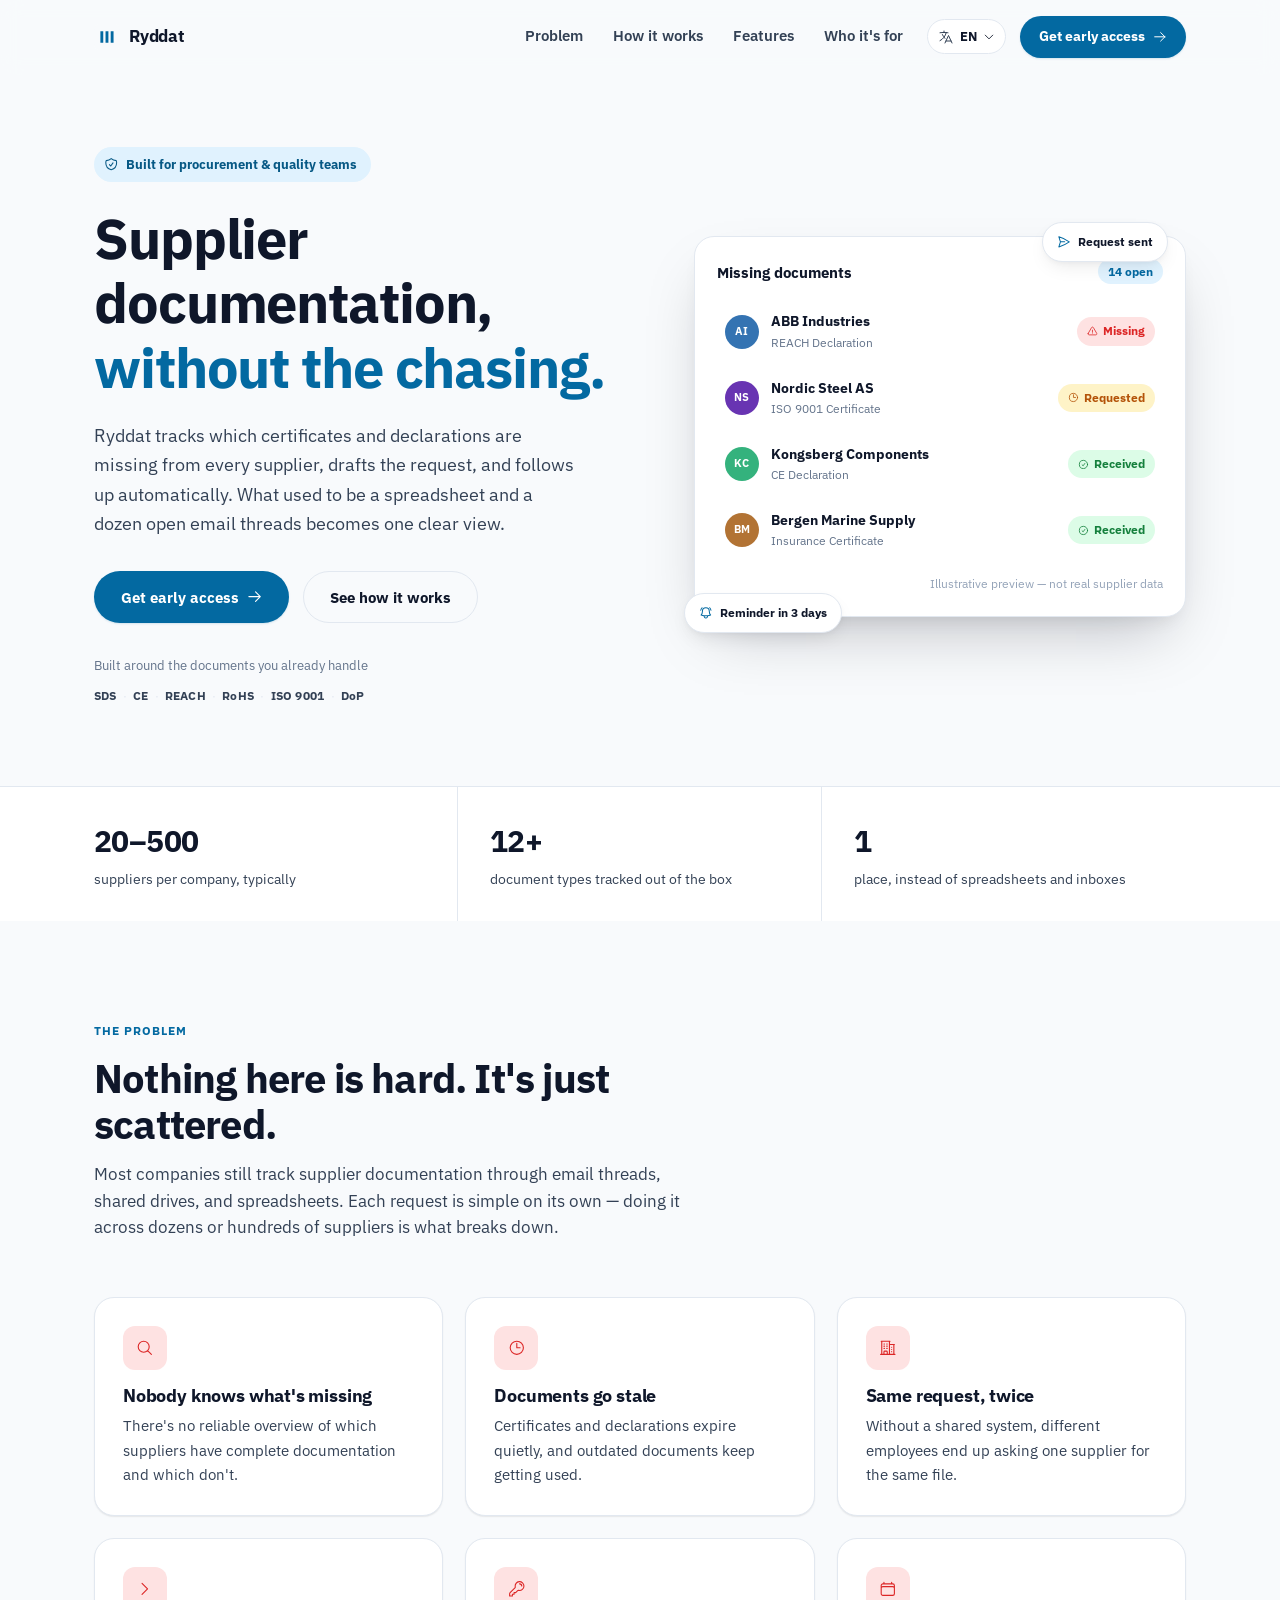
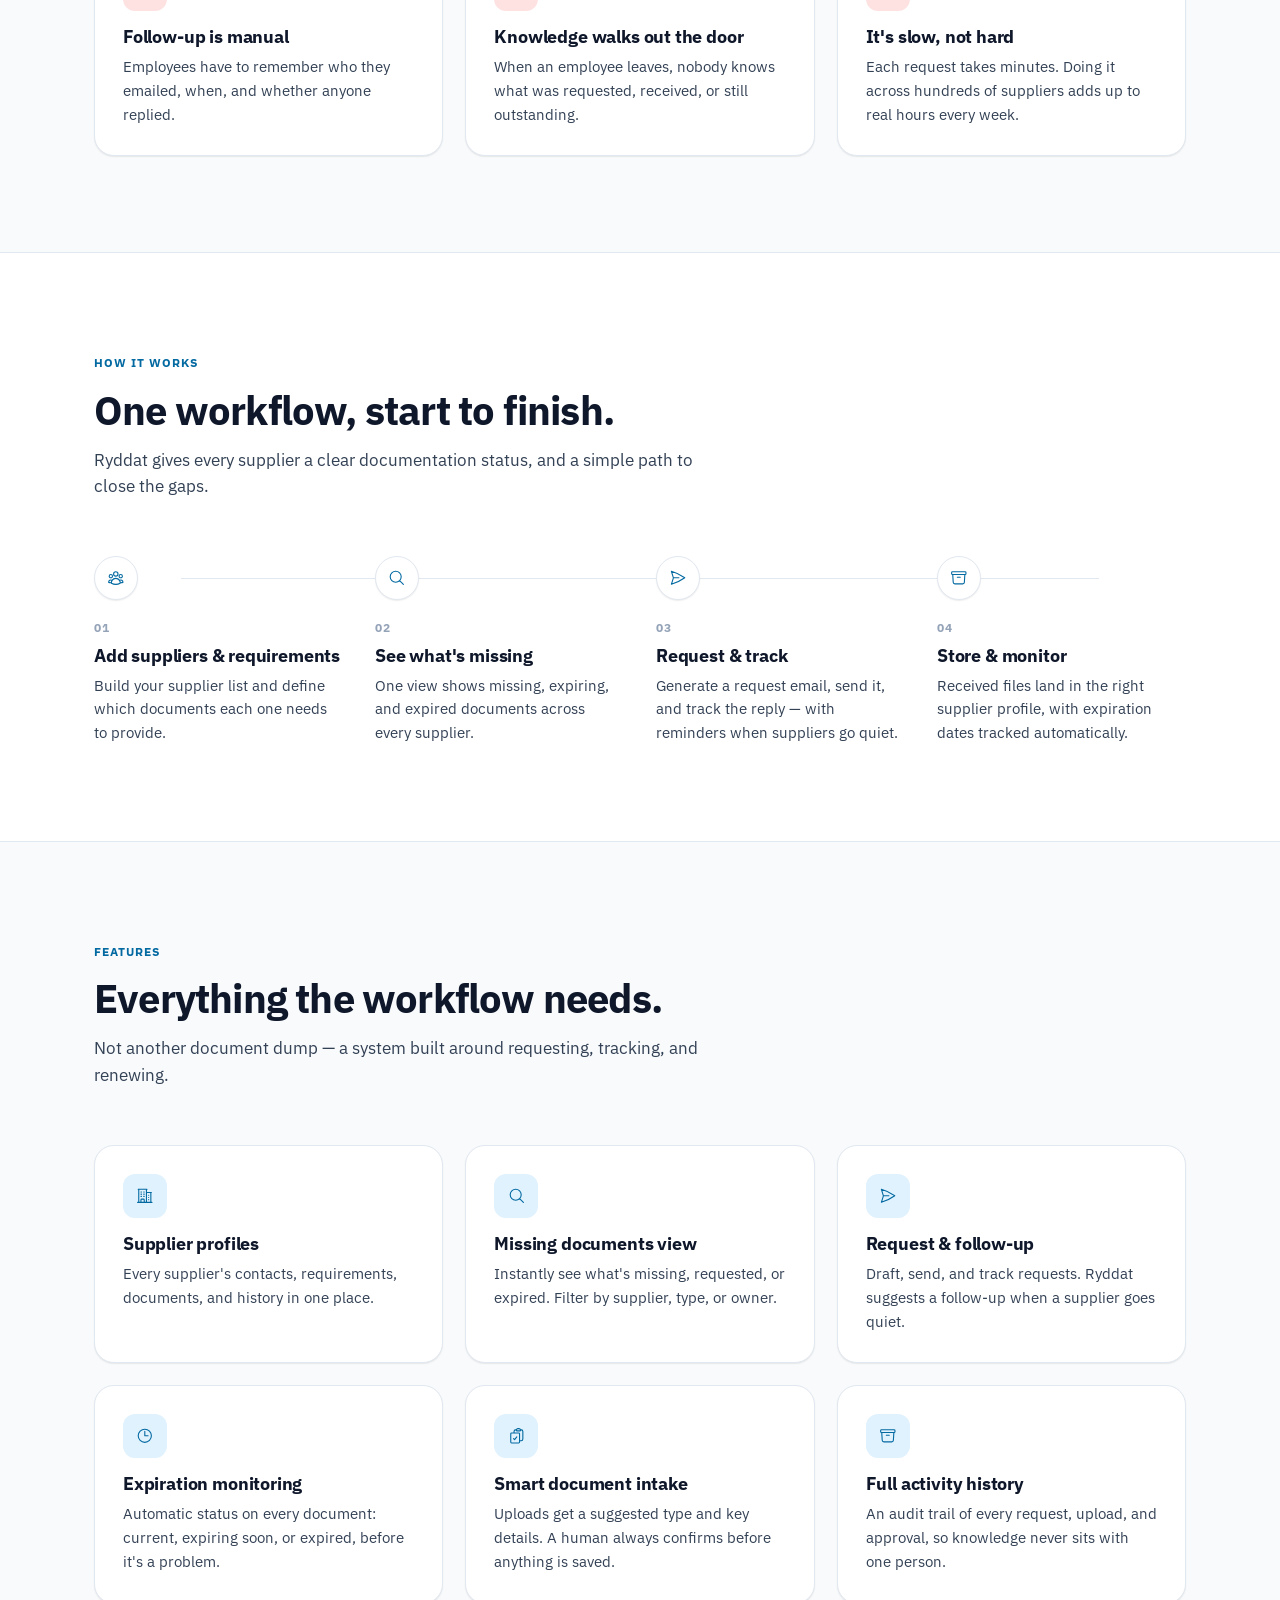
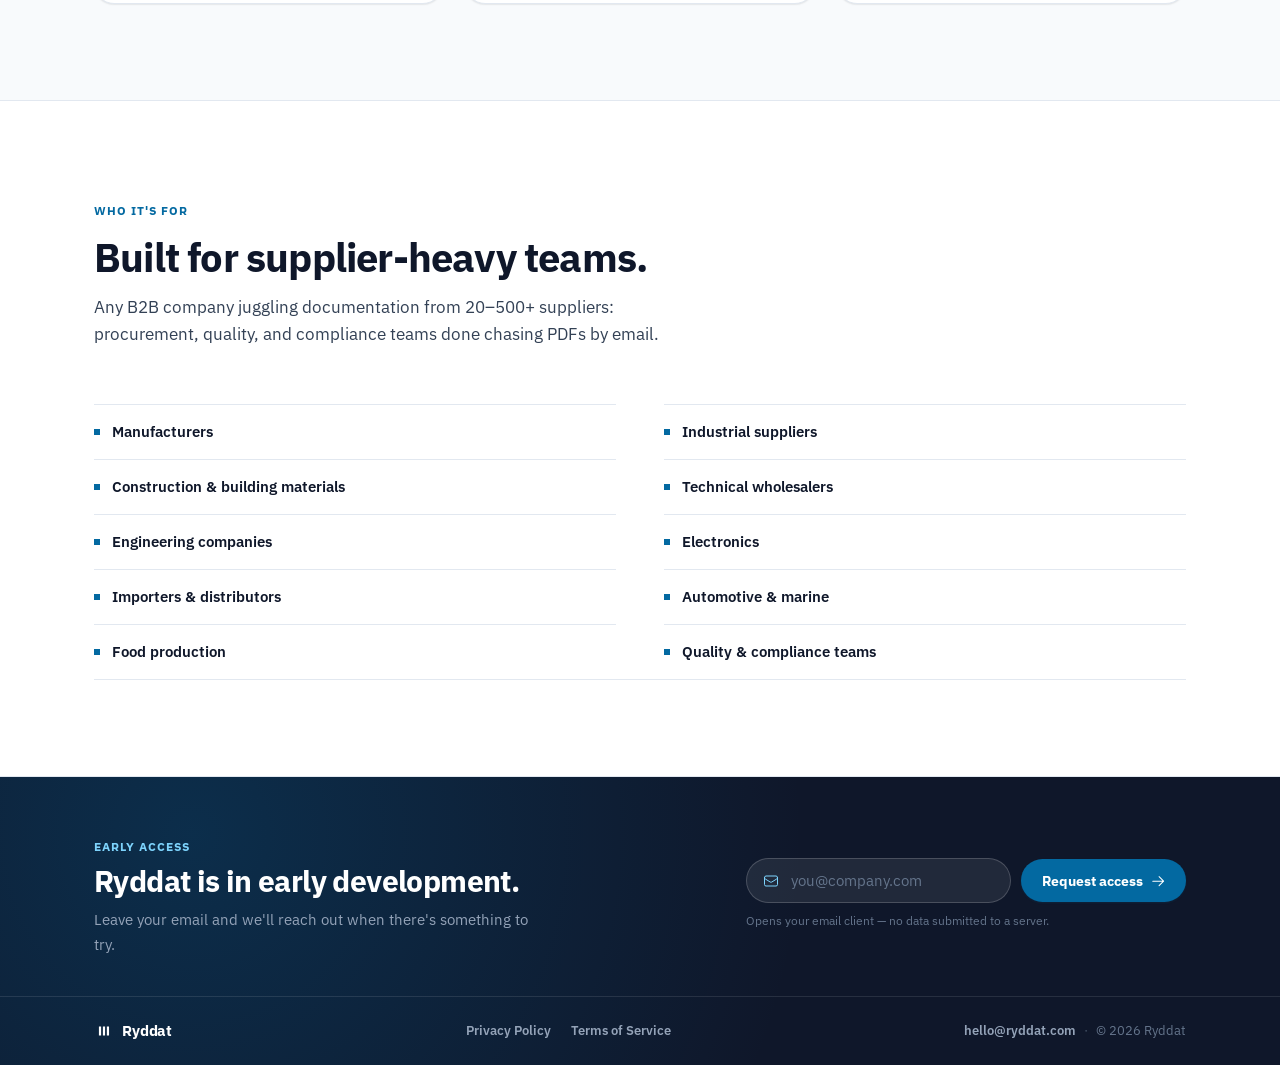
<file: index.html>
<!doctype html>
<html lang="en" class="i18n-loading">
<head>
<meta charset="UTF-8" />
<meta name="viewport" content="width=device-width, initial-scale=1.0" />
<title data-i18n="meta.title">Ryddat — Supplier documentation, without the chasing</title>
<meta name="description" data-i18n-attr="content:meta.description" content="Ryddat tracks which certificates and declarations are missing from every supplier, drafts the request, and follows up automatically — so procurement and quality teams stop doing it by hand." />
<link rel="icon" type="image/png" sizes="32x32" href="assets/img/favicon-32.png" />
<link rel="icon" type="image/png" sizes="16x16" href="assets/img/favicon-16.png" />
<link rel="apple-touch-icon" href="assets/img/apple-touch-icon.png" />
<link rel="stylesheet" href="styles.css" />
</head>
<body>

<a class="skip-link" href="#main">Skip to content</a>

<header class="site-header" id="siteHeader">
  <div class="container header-inner">
    <a href="#top" class="brand">
      <img src="assets/img/icon.svg" alt="" class="brand-mark" width="26" height="26" />
      <span class="brand-name">Ryddat</span>
    </a>
    <nav class="nav" id="nav" aria-label="Primary">
      <a href="#problem" data-i18n="nav.problem">Problem</a>
      <a href="#solution" data-i18n="nav.how">How it works</a>
      <a href="#features" data-i18n="nav.features">Features</a>
      <a href="#who" data-i18n="nav.who">Who it's for</a>
    </nav>
    <div class="header-actions">
      <div class="lang-switcher">
        <button type="button" class="lang-trigger" aria-haspopup="listbox" aria-expanded="false" aria-label="Change language">
          <svg class="icon" viewBox="0 0 24 24" fill="none" stroke="currentColor" stroke-width="1.5" aria-hidden="true"><path stroke-linecap="round" stroke-linejoin="round" d="m10.5 21 5.25-11.25L21 21m-9-3h7.5M3 5.621a48.474 48.474 0 0 1 6-.371m0 0c1.12 0 2.233.038 3.334.114M9 5.25V3m3.334 2.364C11.176 10.658 7.69 15.08 3 17.502m9.334-12.138c.896.061 1.785.147 2.666.257m-4.589 8.495a18.023 18.023 0 0 1-3.827-5.802"/></svg>
          <span class="lang-current">EN</span>
          <svg class="icon icon-caret" viewBox="0 0 24 24" fill="none" stroke="currentColor" stroke-width="1.75" aria-hidden="true"><path stroke-linecap="round" stroke-linejoin="round" d="m19.5 8.25-7.5 7.5-7.5-7.5"/></svg>
        </button>
        <ul class="lang-menu" role="listbox" aria-label="Select language">
          <li role="presentation">
            <button type="button" data-locale-option="en" role="option" aria-selected="true">
              <span>English</span>
              <svg class="icon lang-check" viewBox="0 0 24 24" fill="none" stroke="currentColor" stroke-width="1.75" aria-hidden="true"><path stroke-linecap="round" stroke-linejoin="round" d="m4.5 12.75 6 6 9-13.5"/></svg>
            </button>
          </li>
          <li role="presentation">
            <button type="button" data-locale-option="no" role="option" aria-selected="false">
              <span>Norsk</span>
              <svg class="icon lang-check" viewBox="0 0 24 24" fill="none" stroke="currentColor" stroke-width="1.75" aria-hidden="true"><path stroke-linecap="round" stroke-linejoin="round" d="m4.5 12.75 6 6 9-13.5"/></svg>
            </button>
          </li>
        </ul>
      </div>
      <a href="#early-access" class="btn btn-primary btn-sm">
        <span data-i18n="common.getEarlyAccess">Get early access</span>
        <svg class="icon" viewBox="0 0 24 24" fill="none" stroke="currentColor" stroke-width="1.75" aria-hidden="true"><path stroke-linecap="round" stroke-linejoin="round" d="M13.5 4.5 21 12m0 0-7.5 7.5M21 12H3"/></svg>
      </a>
      <button class="nav-toggle" id="navToggle" aria-label="Toggle menu" aria-expanded="false" aria-controls="nav">
        <svg class="icon icon-open" viewBox="0 0 24 24" fill="none" stroke="currentColor" stroke-width="1.75" aria-hidden="true"><path stroke-linecap="round" stroke-linejoin="round" d="M3.75 6.75h16.5M3.75 12h16.5m-16.5 5.25h16.5"/></svg>
        <svg class="icon icon-close" viewBox="0 0 24 24" fill="none" stroke="currentColor" stroke-width="1.75" aria-hidden="true"><path stroke-linecap="round" stroke-linejoin="round" d="M6 18 18 6M6 6l12 12"/></svg>
      </button>
    </div>
  </div>
</header>

<main id="main">

  <section class="hero" id="top">
    <div class="container hero-grid">
      <div class="hero-copy reveal">
        <p class="eyebrow">
          <svg class="icon" viewBox="0 0 24 24" fill="none" stroke="currentColor" stroke-width="1.75" aria-hidden="true"><path stroke-linecap="round" stroke-linejoin="round" d="M9 12.75 11.25 15 15 9.75m-3-7.036A11.959 11.959 0 0 1 3.598 6 11.99 11.99 0 0 0 3 9.749c0 5.592 3.824 10.29 9 11.623 5.176-1.332 9-6.03 9-11.622 0-1.31-.21-2.571-.598-3.751h-.152c-3.196 0-6.1-1.248-8.25-3.285Z"/></svg>
          <span data-i18n="hero.eyebrow">Built for procurement &amp; quality teams</span>
        </p>
        <h1><span data-i18n="hero.h1Before">Supplier documentation, </span><span class="text-accent" data-i18n="hero.h1Accent">without the chasing.</span></h1>
        <p class="hero-sub" data-i18n="hero.sub">
          Ryddat tracks which certificates and declarations are missing from every
          supplier, drafts the request, and follows up automatically. What used to
          be a spreadsheet and a dozen open email threads becomes one clear view.
        </p>
        <div class="hero-actions">
          <a href="#early-access" class="btn btn-primary btn-lg">
            <span data-i18n="common.getEarlyAccess">Get early access</span>
            <svg class="icon" viewBox="0 0 24 24" fill="none" stroke="currentColor" stroke-width="1.75" aria-hidden="true"><path stroke-linecap="round" stroke-linejoin="round" d="M13.5 4.5 21 12m0 0-7.5 7.5M21 12H3"/></svg>
          </a>
          <a href="#solution" class="btn btn-ghost btn-lg" data-i18n="hero.ctaSecondary">See how it works</a>
        </div>
        <p class="trust-strip">
          <span data-i18n="hero.trustLabel">Built around the documents you already handle</span>
          <span class="trust-tags">
            <span>SDS</span><span class="dot" aria-hidden="true">&middot;</span><span>CE</span><span class="dot" aria-hidden="true">&middot;</span><span>REACH</span><span class="dot" aria-hidden="true">&middot;</span><span>RoHS</span><span class="dot" aria-hidden="true">&middot;</span><span>ISO 9001</span><span class="dot" aria-hidden="true">&middot;</span><span>DoP</span>
          </span>
        </p>
      </div>

      <div class="hero-visual reveal reveal-delay-1" aria-hidden="true">
        <div class="product-card">
          <div class="product-card-head">
            <span class="product-card-title" data-i18n="heroVisual.cardTitle">Missing documents</span>
            <span class="product-card-count" id="statCount">14 <span data-i18n="heroVisual.openSuffix">open</span></span>
          </div>
          <ul class="doc-row-list">
            <li class="doc-row" data-slot="0">
              <span class="doc-avatar" style="--avatar-hue:210">AI</span>
              <span class="doc-info">
                <span class="doc-supplier" data-i18n="heroVisual.supplier1">ABB Industries</span>
                <span class="doc-type" data-i18n="heroVisual.type1">REACH Declaration</span>
              </span>
              <span class="status-badge status-missing">
                <svg class="icon" viewBox="0 0 24 24" fill="none" stroke="currentColor" stroke-width="1.75" aria-hidden="true"><path stroke-linecap="round" stroke-linejoin="round" d="M12 9v3.75m-9.303 3.376c-.866 1.5.217 3.374 1.948 3.374h14.71c1.73 0 2.813-1.874 1.948-3.374L13.949 3.378c-.866-1.5-3.032-1.5-3.898 0L2.697 16.126ZM12 15.75h.007v.008H12v-.008Z"/></svg>
                <span data-i18n="heroVisual.statusMissing">Missing</span>
              </span>
            </li>
            <li class="doc-row" data-slot="1">
              <span class="doc-avatar" style="--avatar-hue:265">NS</span>
              <span class="doc-info">
                <span class="doc-supplier" data-i18n="heroVisual.supplier2">Nordic Steel AS</span>
                <span class="doc-type" data-i18n="heroVisual.type2">ISO 9001 Certificate</span>
              </span>
              <span class="status-badge status-requested">
                <svg class="icon" viewBox="0 0 24 24" fill="none" stroke="currentColor" stroke-width="1.75" aria-hidden="true"><path stroke-linecap="round" stroke-linejoin="round" d="M12 6v6h4.5m4.5 0a9 9 0 1 1-18 0 9 9 0 0 1 18 0Z"/></svg>
                <span data-i18n="heroVisual.statusRequested">Requested</span>
              </span>
            </li>
            <li class="doc-row" data-slot="2">
              <span class="doc-avatar" style="--avatar-hue:155">KC</span>
              <span class="doc-info">
                <span class="doc-supplier" data-i18n="heroVisual.supplier3">Kongsberg Components</span>
                <span class="doc-type" data-i18n="heroVisual.type3">CE Declaration</span>
              </span>
              <span class="status-badge status-received">
                <svg class="icon" viewBox="0 0 24 24" fill="none" stroke="currentColor" stroke-width="1.75" aria-hidden="true"><path stroke-linecap="round" stroke-linejoin="round" d="M9 12.75 11.25 15 15 9.75M21 12a9 9 0 1 1-18 0 9 9 0 0 1 18 0Z"/></svg>
                <span data-i18n="heroVisual.statusReceived">Received</span>
              </span>
            </li>
            <li class="doc-row" data-slot="3">
              <span class="doc-avatar" style="--avatar-hue:30">BM</span>
              <span class="doc-info">
                <span class="doc-supplier" data-i18n="heroVisual.supplier4">Bergen Marine Supply</span>
                <span class="doc-type" data-i18n="heroVisual.type4">Insurance Certificate</span>
              </span>
              <span class="status-badge status-received">
                <svg class="icon" viewBox="0 0 24 24" fill="none" stroke="currentColor" stroke-width="1.75" aria-hidden="true"><path stroke-linecap="round" stroke-linejoin="round" d="M9 12.75 11.25 15 15 9.75M21 12a9 9 0 1 1-18 0 9 9 0 0 1 18 0Z"/></svg>
                <span data-i18n="heroVisual.statusReceived">Received</span>
              </span>
            </li>
          </ul>
          <p class="product-card-note" data-i18n="heroVisual.note">Illustrative preview — not real supplier data</p>
        </div>
        <div class="floating-chip floating-chip-1">
          <svg class="icon" viewBox="0 0 24 24" fill="none" stroke="currentColor" stroke-width="1.75" aria-hidden="true"><path stroke-linecap="round" stroke-linejoin="round" d="M6 12 3.269 3.125A59.769 59.769 0 0 1 21.485 12 59.768 59.768 0 0 1 3.27 20.875L5.999 12Zm0 0h7.5"/></svg>
          <span data-i18n="heroVisual.chipSent">Request sent</span>
        </div>
        <div class="floating-chip floating-chip-2">
          <svg class="icon" viewBox="0 0 24 24" fill="none" stroke="currentColor" stroke-width="1.75" aria-hidden="true"><path stroke-linecap="round" stroke-linejoin="round" d="M14.857 17.082a23.848 23.848 0 0 0 5.454-1.31A8.967 8.967 0 0 1 18 9.75V9A6 6 0 0 0 6 9v.75a8.967 8.967 0 0 1-2.312 6.022c1.733.64 3.56 1.085 5.455 1.31m5.714 0a24.255 24.255 0 0 1-5.714 0m5.714 0a3 3 0 1 1-5.714 0M3.124 7.5A8.969 8.969 0 0 1 5.292 3m13.416 0a8.969 8.969 0 0 1 2.168 4.5"/></svg>
          <span data-i18n="heroVisual.chipReminder">Reminder in 3 days</span>
        </div>
      </div>
    </div>

    <div class="stat-strip reveal">
      <div class="container stat-strip-inner">
        <div class="stat">
          <span class="stat-num" data-count-to="500" data-prefix="20&ndash;">20&ndash;500</span>
          <span class="stat-label" data-i18n="stats.suppliers">suppliers per company, typically</span>
        </div>
        <div class="stat">
          <span class="stat-num" data-count-to="12" data-suffix="+">12+</span>
          <span class="stat-label" data-i18n="stats.docTypes">document types tracked out of the box</span>
        </div>
        <div class="stat">
          <span class="stat-num">1</span>
          <span class="stat-label" data-i18n="stats.onePlace">place, instead of spreadsheets and inboxes</span>
        </div>
      </div>
    </div>
  </section>

  <section class="section" id="problem">
    <div class="container">
      <div class="section-head reveal">
        <p class="section-label" data-i18n="problem.label">The problem</p>
        <h2 data-i18n="problem.h2">Nothing here is hard. It's just scattered.</h2>
        <p class="section-lead" data-i18n="problem.lead">
          Most companies still track supplier documentation through email threads,
          shared drives, and spreadsheets. Each request is simple on its own —
          doing it across dozens or hundreds of suppliers is what breaks down.
        </p>
      </div>
      <div class="grid grid-3">
        <div class="problem-card reveal">
          <span class="icon-badge icon-badge-danger">
            <svg class="icon" viewBox="0 0 24 24" fill="none" stroke="currentColor" stroke-width="1.5" aria-hidden="true"><path stroke-linecap="round" stroke-linejoin="round" d="m21 21-5.197-5.197m0 0A7.5 7.5 0 1 0 5.196 5.196a7.5 7.5 0 0 0 10.607 10.607Z"/></svg>
          </span>
          <h3 data-i18n="problem.item1Title">Nobody knows what's missing</h3>
          <p data-i18n="problem.item1Desc">There's no reliable overview of which suppliers have complete documentation and which don't.</p>
        </div>
        <div class="problem-card reveal reveal-delay-1">
          <span class="icon-badge icon-badge-danger">
            <svg class="icon" viewBox="0 0 24 24" fill="none" stroke="currentColor" stroke-width="1.5" aria-hidden="true"><path stroke-linecap="round" stroke-linejoin="round" d="M12 6v6h4.5m4.5 0a9 9 0 1 1-18 0 9 9 0 0 1 18 0Z"/></svg>
          </span>
          <h3 data-i18n="problem.item2Title">Documents go stale</h3>
          <p data-i18n="problem.item2Desc">Certificates and declarations expire quietly, and outdated documents keep getting used.</p>
        </div>
        <div class="problem-card reveal reveal-delay-2">
          <span class="icon-badge icon-badge-danger">
            <svg class="icon" viewBox="0 0 24 24" fill="none" stroke="currentColor" stroke-width="1.5" aria-hidden="true"><path stroke-linecap="round" stroke-linejoin="round" d="M2.25 21h19.5m-18-18v18m10.5-18v18m6-13.5V21M6.75 6.75h.75m-.75 3h.75m-.75 3h.75m3-6h.75m-.75 3h.75m-.75 3h.75M6.75 21v-3.375c0-.621.504-1.125 1.125-1.125h2.25c.621 0 1.125.504 1.125 1.125V21M3 3h12m-.75 4.5H21m-3.75 3.75h.008v.008h-.008v-.008Zm0 3h.008v.008h-.008v-.008Zm0 3h.008v.008h-.008v-.008Z"/></svg>
          </span>
          <h3 data-i18n="problem.item3Title">Same request, twice</h3>
          <p data-i18n="problem.item3Desc">Without a shared system, different employees end up asking one supplier for the same file.</p>
        </div>
        <div class="problem-card reveal">
          <span class="icon-badge icon-badge-danger">
            <svg class="icon" viewBox="0 0 24 24" fill="none" stroke="currentColor" stroke-width="1.5" aria-hidden="true"><path stroke-linecap="round" stroke-linejoin="round" d="M8.25 4.5l7.5 7.5-7.5 7.5"/></svg>
          </span>
          <h3 data-i18n="problem.item4Title">Follow-up is manual</h3>
          <p data-i18n="problem.item4Desc">Employees have to remember who they emailed, when, and whether anyone replied.</p>
        </div>
        <div class="problem-card reveal reveal-delay-1">
          <span class="icon-badge icon-badge-danger">
            <svg class="icon" viewBox="0 0 24 24" fill="none" stroke="currentColor" stroke-width="1.5" aria-hidden="true"><path stroke-linecap="round" stroke-linejoin="round" d="M15.75 5.25a3 3 0 0 1 3 3m3 0a6 6 0 0 1-7.029 5.912c-.563-.097-1.159.026-1.563.43L10.5 17.25H8.25v2.25H6v2.25H2.25v-2.818c0-.597.237-1.17.659-1.591l6.499-6.499c.404-.404.527-1 .43-1.563A6 6 0 1 1 21.75 8.25Z"/></svg>
          </span>
          <h3 data-i18n="problem.item5Title">Knowledge walks out the door</h3>
          <p data-i18n="problem.item5Desc">When an employee leaves, nobody knows what was requested, received, or still outstanding.</p>
        </div>
        <div class="problem-card reveal reveal-delay-2">
          <span class="icon-badge icon-badge-danger">
            <svg class="icon" viewBox="0 0 24 24" fill="none" stroke="currentColor" stroke-width="1.5" aria-hidden="true"><path stroke-linecap="round" stroke-linejoin="round" d="M6.75 3v2.25M17.25 3v2.25M3 18.75V7.5a2.25 2.25 0 0 1 2.25-2.25h13.5A2.25 2.25 0 0 1 21 7.5v11.25m-18 0A2.25 2.25 0 0 0 5.25 21h13.5A2.25 2.25 0 0 0 21 18.75m-18 0v-7.5A2.25 2.25 0 0 1 5.25 9h13.5A2.25 2.25 0 0 1 21 11.25v7.5"/></svg>
          </span>
          <h3 data-i18n="problem.item6Title">It's slow, not hard</h3>
          <p data-i18n="problem.item6Desc">Each request takes minutes. Doing it across hundreds of suppliers adds up to real hours every week.</p>
        </div>
      </div>
    </div>
  </section>

  <section class="section section-alt" id="solution">
    <div class="container">
      <div class="section-head reveal">
        <p class="section-label" data-i18n="solution.label">How it works</p>
        <h2 data-i18n="solution.h2">One workflow, start to finish.</h2>
        <p class="section-lead" data-i18n="solution.lead">Ryddat gives every supplier a clear documentation status, and a simple path to close the gaps.</p>
      </div>
      <ol class="steps">
        <li class="step reveal">
          <span class="step-icon">
            <svg class="icon" viewBox="0 0 24 24" fill="none" stroke="currentColor" stroke-width="1.5" aria-hidden="true"><path stroke-linecap="round" stroke-linejoin="round" d="M18 18.72a9.094 9.094 0 0 0 3.741-.479 3 3 0 0 0-4.682-2.72m.94 3.198.001.031c0 .225-.012.447-.037.666A11.944 11.944 0 0 1 12 21c-2.17 0-4.207-.576-5.963-1.584A6.062 6.062 0 0 1 6 18.719m12 0a5.971 5.971 0 0 0-.941-3.197m0 0A5.995 5.995 0 0 0 12 12.75a5.995 5.995 0 0 0-5.058 2.772m0 0a3 3 0 0 0-4.681 2.72 8.986 8.986 0 0 0 3.74.477m.94-3.197a5.971 5.971 0 0 0-.94 3.197M15 6.75a3 3 0 1 1-6 0 3 3 0 0 1 6 0Zm6 3a2.25 2.25 0 1 1-4.5 0 2.25 2.25 0 0 1 4.5 0Zm-13.5 0a2.25 2.25 0 1 1-4.5 0 2.25 2.25 0 0 1 4.5 0Z"/></svg>
          </span>
          <div class="step-body">
            <span class="step-num">01</span>
            <h3 data-i18n="solution.step1Title">Add suppliers &amp; requirements</h3>
            <p data-i18n="solution.step1Desc">Build your supplier list and define which documents each one needs to provide.</p>
          </div>
        </li>
        <li class="step reveal reveal-delay-1">
          <span class="step-icon">
            <svg class="icon" viewBox="0 0 24 24" fill="none" stroke="currentColor" stroke-width="1.5" aria-hidden="true"><path stroke-linecap="round" stroke-linejoin="round" d="m21 21-5.197-5.197m0 0A7.5 7.5 0 1 0 5.196 5.196a7.5 7.5 0 0 0 10.607 10.607Z"/></svg>
          </span>
          <div class="step-body">
            <span class="step-num">02</span>
            <h3 data-i18n="solution.step2Title">See what's missing</h3>
            <p data-i18n="solution.step2Desc">One view shows missing, expiring, and expired documents across every supplier.</p>
          </div>
        </li>
        <li class="step reveal reveal-delay-2">
          <span class="step-icon">
            <svg class="icon" viewBox="0 0 24 24" fill="none" stroke="currentColor" stroke-width="1.5" aria-hidden="true"><path stroke-linecap="round" stroke-linejoin="round" d="M6 12 3.269 3.125A59.769 59.769 0 0 1 21.485 12 59.768 59.768 0 0 1 3.27 20.875L5.999 12Zm0 0h7.5"/></svg>
          </span>
          <div class="step-body">
            <span class="step-num">03</span>
            <h3 data-i18n="solution.step3Title">Request &amp; track</h3>
            <p data-i18n="solution.step3Desc">Generate a request email, send it, and track the reply — with reminders when suppliers go quiet.</p>
          </div>
        </li>
        <li class="step reveal reveal-delay-3">
          <span class="step-icon">
            <svg class="icon" viewBox="0 0 24 24" fill="none" stroke="currentColor" stroke-width="1.5" aria-hidden="true"><path stroke-linecap="round" stroke-linejoin="round" d="m20.25 7.5-.625 10.632a2.25 2.25 0 0 1-2.247 2.118H6.622a2.25 2.25 0 0 1-2.247-2.118L3.75 7.5M10 11.25h4M3.375 7.5h17.25c.621 0 1.125-.504 1.125-1.125v-1.5c0-.621-.504-1.125-1.125-1.125H3.375c-.621 0-1.125.504-1.125 1.125v1.5c0 .621.504 1.125 1.125 1.125Z"/></svg>
          </span>
          <div class="step-body">
            <span class="step-num">04</span>
            <h3 data-i18n="solution.step4Title">Store &amp; monitor</h3>
            <p data-i18n="solution.step4Desc">Received files land in the right supplier profile, with expiration dates tracked automatically.</p>
          </div>
        </li>
      </ol>
    </div>
  </section>

  <section class="section" id="features">
    <div class="container">
      <div class="section-head reveal">
        <p class="section-label" data-i18n="features.label">Features</p>
        <h2 data-i18n="features.h2">Everything the workflow needs.</h2>
        <p class="section-lead" data-i18n="features.lead">Not another document dump — a system built around requesting, tracking, and renewing.</p>
      </div>
      <div class="grid grid-3">
        <div class="feature-card reveal">
          <span class="icon-badge">
            <svg class="icon" viewBox="0 0 24 24" fill="none" stroke="currentColor" stroke-width="1.5" aria-hidden="true"><path stroke-linecap="round" stroke-linejoin="round" d="M2.25 21h19.5m-18-18v18m10.5-18v18m6-13.5V21M6.75 6.75h.75m-.75 3h.75m-.75 3h.75m3-6h.75m-.75 3h.75m-.75 3h.75M6.75 21v-3.375c0-.621.504-1.125 1.125-1.125h2.25c.621 0 1.125.504 1.125 1.125V21M3 3h12m-.75 4.5H21m-3.75 3.75h.008v.008h-.008v-.008Zm0 3h.008v.008h-.008v-.008Zm0 3h.008v.008h-.008v-.008Z"/></svg>
          </span>
          <h3 data-i18n="features.item1Title">Supplier profiles</h3>
          <p data-i18n="features.item1Desc">Every supplier's contacts, requirements, documents, and history in one place.</p>
        </div>
        <div class="feature-card reveal reveal-delay-1">
          <span class="icon-badge">
            <svg class="icon" viewBox="0 0 24 24" fill="none" stroke="currentColor" stroke-width="1.5" aria-hidden="true"><path stroke-linecap="round" stroke-linejoin="round" d="m21 21-5.197-5.197m0 0A7.5 7.5 0 1 0 5.196 5.196a7.5 7.5 0 0 0 10.607 10.607Z"/></svg>
          </span>
          <h3 data-i18n="features.item2Title">Missing documents view</h3>
          <p data-i18n="features.item2Desc">Instantly see what's missing, requested, or expired. Filter by supplier, type, or owner.</p>
        </div>
        <div class="feature-card reveal reveal-delay-2">
          <span class="icon-badge">
            <svg class="icon" viewBox="0 0 24 24" fill="none" stroke="currentColor" stroke-width="1.5" aria-hidden="true"><path stroke-linecap="round" stroke-linejoin="round" d="M6 12 3.269 3.125A59.769 59.769 0 0 1 21.485 12 59.768 59.768 0 0 1 3.27 20.875L5.999 12Zm0 0h7.5"/></svg>
          </span>
          <h3 data-i18n="features.item3Title">Request &amp; follow-up</h3>
          <p data-i18n="features.item3Desc">Draft, send, and track requests. Ryddat suggests a follow-up when a supplier goes quiet.</p>
        </div>
        <div class="feature-card reveal">
          <span class="icon-badge">
            <svg class="icon" viewBox="0 0 24 24" fill="none" stroke="currentColor" stroke-width="1.5" aria-hidden="true"><path stroke-linecap="round" stroke-linejoin="round" d="M12 6v6h4.5m4.5 0a9 9 0 1 1-18 0 9 9 0 0 1 18 0Z"/></svg>
          </span>
          <h3 data-i18n="features.item4Title">Expiration monitoring</h3>
          <p data-i18n="features.item4Desc">Automatic status on every document: current, expiring soon, or expired, before it's a problem.</p>
        </div>
        <div class="feature-card reveal reveal-delay-1">
          <span class="icon-badge">
            <svg class="icon" viewBox="0 0 24 24" fill="none" stroke="currentColor" stroke-width="1.5" aria-hidden="true"><path stroke-linecap="round" stroke-linejoin="round" d="M11.35 3.836c-.065.21-.1.433-.1.664 0 .414.336.75.75.75h4.5a.75.75 0 0 0 .75-.75 2.25 2.25 0 0 0-.1-.664m-5.8 0A2.251 2.251 0 0 1 13.5 2.25H15c1.012 0 1.867.668 2.15 1.586m-5.8 0c-.376.023-.75.05-1.124.08C9.095 4.01 8.25 4.973 8.25 6.108V8.25m8.9-4.414c.376.023.75.05 1.124.08 1.131.094 1.976 1.057 1.976 2.192V16.5A2.25 2.25 0 0 1 18 18.75h-2.25m-7.5-10.5H4.875c-.621 0-1.125.504-1.125 1.125v11.25c0 .621.504 1.125 1.125 1.125h9.75c.621 0 1.125-.504 1.125-1.125V18.75m-7.5-10.5h6.375c.621 0 1.125.504 1.125 1.125v9.375m-8.25-3 1.5 1.5 3-3.75"/></svg>
          </span>
          <h3 data-i18n="features.item5Title">Smart document intake</h3>
          <p data-i18n="features.item5Desc">Uploads get a suggested type and key details. A human always confirms before anything is saved.</p>
        </div>
        <div class="feature-card reveal reveal-delay-2">
          <span class="icon-badge">
            <svg class="icon" viewBox="0 0 24 24" fill="none" stroke="currentColor" stroke-width="1.5" aria-hidden="true"><path stroke-linecap="round" stroke-linejoin="round" d="m20.25 7.5-.625 10.632a2.25 2.25 0 0 1-2.247 2.118H6.622a2.25 2.25 0 0 1-2.247-2.118L3.75 7.5M10 11.25h4M3.375 7.5h17.25c.621 0 1.125-.504 1.125-1.125v-1.5c0-.621-.504-1.125-1.125-1.125H3.375c-.621 0-1.125.504-1.125 1.125v1.5c0 .621.504 1.125 1.125 1.125Z"/></svg>
          </span>
          <h3 data-i18n="features.item6Title">Full activity history</h3>
          <p data-i18n="features.item6Desc">An audit trail of every request, upload, and approval, so knowledge never sits with one person.</p>
        </div>
      </div>
    </div>
  </section>

  <section class="section section-alt" id="who">
    <div class="container">
      <div class="section-head reveal">
        <p class="section-label" data-i18n="who.label">Who it's for</p>
        <h2 data-i18n="who.h2">Built for supplier-heavy teams.</h2>
        <p class="section-lead" data-i18n="who.lead">
          Any B2B company juggling documentation from 20&ndash;500+ suppliers: procurement, quality, and
          compliance teams done chasing PDFs by email.
        </p>
      </div>
      <ul class="segment-grid reveal">
        <li class="segment-item"><span class="segment-mark" aria-hidden="true"></span><span data-i18n="who.tag1">Manufacturers</span></li>
        <li class="segment-item"><span class="segment-mark" aria-hidden="true"></span><span data-i18n="who.tag2">Industrial suppliers</span></li>
        <li class="segment-item"><span class="segment-mark" aria-hidden="true"></span><span data-i18n="who.tag3">Construction &amp; building materials</span></li>
        <li class="segment-item"><span class="segment-mark" aria-hidden="true"></span><span data-i18n="who.tag4">Technical wholesalers</span></li>
        <li class="segment-item"><span class="segment-mark" aria-hidden="true"></span><span data-i18n="who.tag5">Engineering companies</span></li>
        <li class="segment-item"><span class="segment-mark" aria-hidden="true"></span><span data-i18n="who.tag6">Electronics</span></li>
        <li class="segment-item"><span class="segment-mark" aria-hidden="true"></span><span data-i18n="who.tag7">Importers &amp; distributors</span></li>
        <li class="segment-item"><span class="segment-mark" aria-hidden="true"></span><span data-i18n="who.tag8">Automotive &amp; marine</span></li>
        <li class="segment-item"><span class="segment-mark" aria-hidden="true"></span><span data-i18n="who.tag9">Food production</span></li>
        <li class="segment-item"><span class="segment-mark" aria-hidden="true"></span><span data-i18n="who.tag10">Quality &amp; compliance teams</span></li>
      </ul>
    </div>
  </section>

  <section class="cta-section" id="early-access">
    <div class="container cta-compact reveal">
      <div class="cta-text">
        <p class="section-label section-label-inverse" data-i18n="cta.label">Early access</p>
        <h2 data-i18n="cta.h2">Ryddat is in early development.</h2>
        <p class="cta-sub" data-i18n="cta.sub">Leave your email and we'll reach out when there's something to try.</p>
      </div>
      <div class="cta-form-wrap">
        <form class="early-access-form" id="earlyAccessForm" action="mailto:hello@ryddat.com" method="post" enctype="text/plain">
          <label class="visually-hidden" for="emailInput">Email address</label>
          <div class="input-group">
            <svg class="icon input-icon" viewBox="0 0 24 24" fill="none" stroke="currentColor" stroke-width="1.5" aria-hidden="true"><path stroke-linecap="round" stroke-linejoin="round" d="M21.75 6.75v10.5a2.25 2.25 0 0 1-2.25 2.25h-15a2.25 2.25 0 0 1-2.25-2.25V6.75m19.5 0A2.25 2.25 0 0 0 19.5 4.5h-15a2.25 2.25 0 0 0-2.25 2.25m19.5 0v.243a2.25 2.25 0 0 1-1.07 1.916l-7.5 4.615a2.25 2.25 0 0 1-2.36 0L3.32 8.91a2.25 2.25 0 0 1-1.07-1.916V6.75"/></svg>
            <input id="emailInput" type="email" name="email" data-i18n-attr="placeholder:cta.emailPlaceholder" placeholder="you@company.com" required />
          </div>
          <button type="submit" class="btn btn-primary" id="submitBtn">
            <span class="btn-label" data-i18n="cta.submit">Request access</span>
            <svg class="icon" viewBox="0 0 24 24" fill="none" stroke="currentColor" stroke-width="1.75" aria-hidden="true"><path stroke-linecap="round" stroke-linejoin="round" d="M13.5 4.5 21 12m0 0-7.5 7.5M21 12H3"/></svg>
          </button>
        </form>
        <p class="form-note" data-i18n="cta.note">Opens your email client — no data submitted to a server.</p>
      </div>
    </div>

    <footer class="site-footer">
      <div class="container footer-inner">
        <a href="#top" class="footer-brand">
          <img src="assets/img/icon-inverse.svg" alt="" class="brand-mark" width="20" height="20" />
          <span class="brand-name">Ryddat</span>
        </a>
        <nav class="footer-links" aria-label="Legal">
          <a href="privacy.html" data-i18n="footer.privacy">Privacy Policy</a>
          <a href="terms.html" data-i18n="footer.terms">Terms of Service</a>
        </nav>
        <div class="footer-meta">
          <a href="mailto:hello@ryddat.com" class="footer-email">hello@ryddat.com</a>
          <span class="footer-divider" aria-hidden="true">&middot;</span>
          <span>&copy; <span id="year"></span> Ryddat</span>
        </div>
      </div>
    </footer>
  </section>

</main>

<div class="mobile-cta-bar" id="mobileCtaBar">
  <a href="#early-access" class="btn btn-primary">
    <span data-i18n="common.getEarlyAccess">Get early access</span>
    <svg class="icon" viewBox="0 0 24 24" fill="none" stroke="currentColor" stroke-width="1.75" aria-hidden="true"><path stroke-linecap="round" stroke-linejoin="round" d="M13.5 4.5 21 12m0 0-7.5 7.5M21 12H3"/></svg>
  </a>
</div>

<script src="i18n.js"></script>
<script src="script.js"></script>
</body>
</html>
</file>
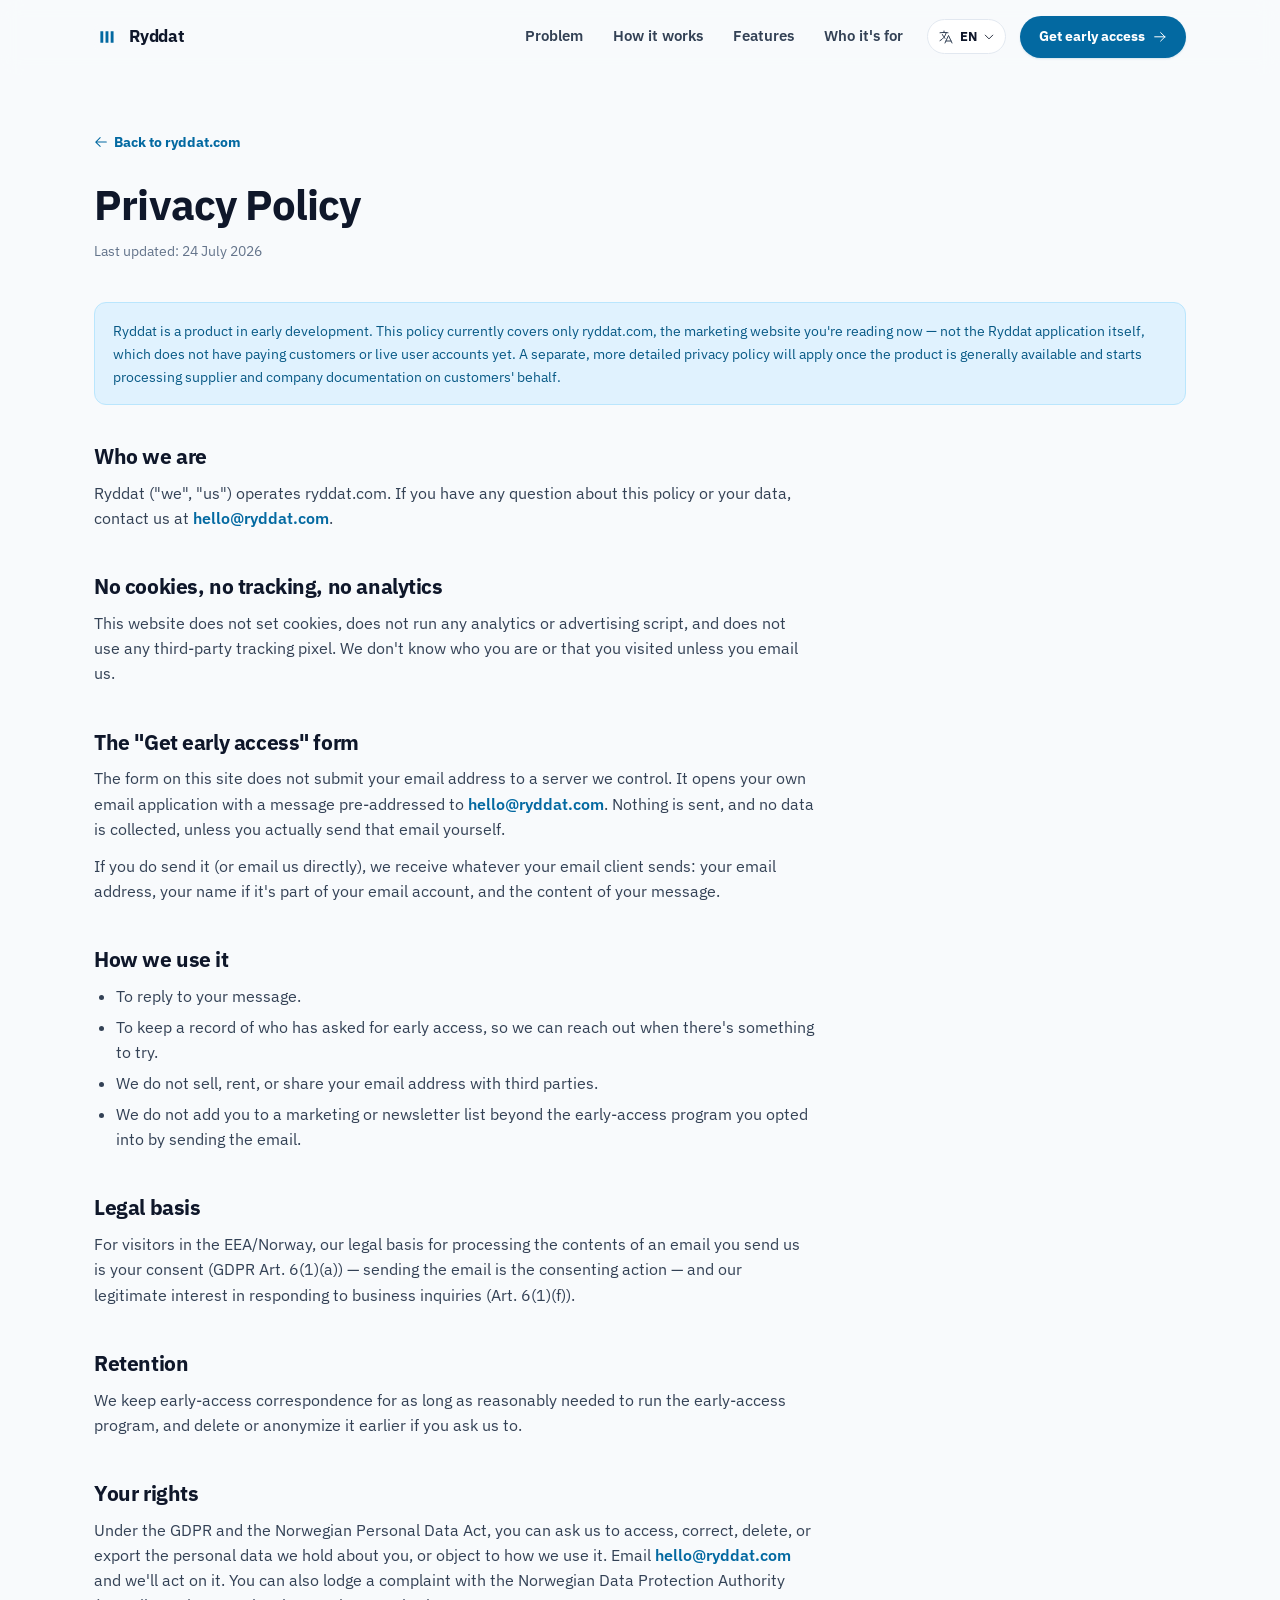
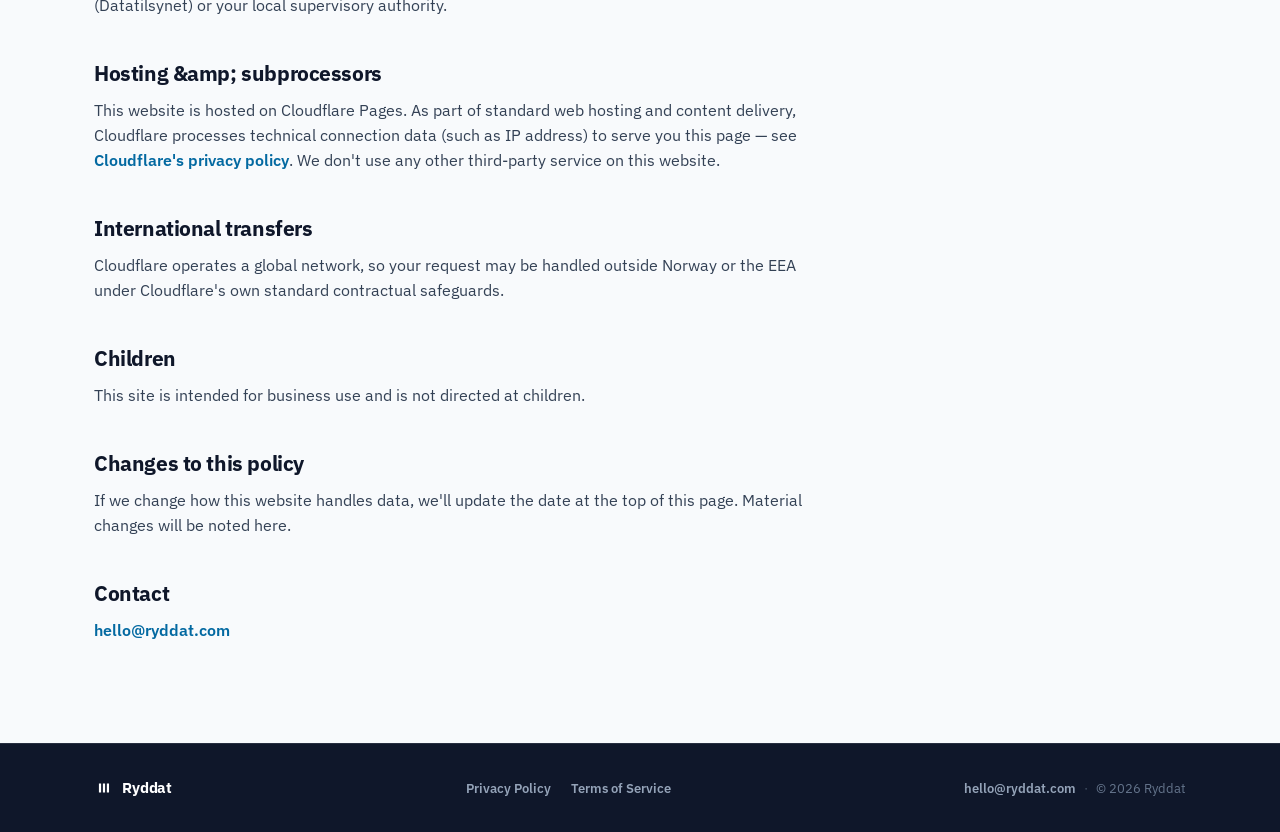
<file: privacy.html>
<!doctype html>
<html lang="en" class="i18n-loading">
<head>
<meta charset="UTF-8" />
<meta name="viewport" content="width=device-width, initial-scale=1.0" />
<title data-i18n="legal.privacyMetaTitle">Privacy Policy — Ryddat</title>
<meta name="description" data-i18n-attr="content:legal.privacyMetaDescription" content="How Ryddat handles personal data on ryddat.com." />
<meta name="robots" content="noindex" />
<link rel="icon" type="image/png" sizes="32x32" href="assets/img/favicon-32.png" />
<link rel="icon" type="image/png" sizes="16x16" href="assets/img/favicon-16.png" />
<link rel="apple-touch-icon" href="assets/img/apple-touch-icon.png" />
<link rel="stylesheet" href="styles.css" />
</head>
<body>

<a class="skip-link" href="#main">Skip to content</a>

<header class="site-header" id="siteHeader">
  <div class="container header-inner">
    <a href="index.html" class="brand">
      <img src="assets/img/icon.svg" alt="" class="brand-mark" width="26" height="26" />
      <span class="brand-name">Ryddat</span>
    </a>
    <nav class="nav" id="nav" aria-label="Primary">
      <a href="index.html#problem" data-i18n="nav.problem">Problem</a>
      <a href="index.html#solution" data-i18n="nav.how">How it works</a>
      <a href="index.html#features" data-i18n="nav.features">Features</a>
      <a href="index.html#who" data-i18n="nav.who">Who it's for</a>
    </nav>
    <div class="header-actions">
      <div class="lang-switcher">
        <button type="button" class="lang-trigger" aria-haspopup="listbox" aria-expanded="false" aria-label="Change language">
          <svg class="icon" viewBox="0 0 24 24" fill="none" stroke="currentColor" stroke-width="1.5" aria-hidden="true"><path stroke-linecap="round" stroke-linejoin="round" d="m10.5 21 5.25-11.25L21 21m-9-3h7.5M3 5.621a48.474 48.474 0 0 1 6-.371m0 0c1.12 0 2.233.038 3.334.114M9 5.25V3m3.334 2.364C11.176 10.658 7.69 15.08 3 17.502m9.334-12.138c.896.061 1.785.147 2.666.257m-4.589 8.495a18.023 18.023 0 0 1-3.827-5.802"/></svg>
          <span class="lang-current">EN</span>
          <svg class="icon icon-caret" viewBox="0 0 24 24" fill="none" stroke="currentColor" stroke-width="1.75" aria-hidden="true"><path stroke-linecap="round" stroke-linejoin="round" d="m19.5 8.25-7.5 7.5-7.5-7.5"/></svg>
        </button>
        <ul class="lang-menu" role="listbox" aria-label="Select language">
          <li role="presentation">
            <button type="button" data-locale-option="en" role="option" aria-selected="true">
              <span>English</span>
              <svg class="icon lang-check" viewBox="0 0 24 24" fill="none" stroke="currentColor" stroke-width="1.75" aria-hidden="true"><path stroke-linecap="round" stroke-linejoin="round" d="m4.5 12.75 6 6 9-13.5"/></svg>
            </button>
          </li>
          <li role="presentation">
            <button type="button" data-locale-option="no" role="option" aria-selected="false">
              <span>Norsk</span>
              <svg class="icon lang-check" viewBox="0 0 24 24" fill="none" stroke="currentColor" stroke-width="1.75" aria-hidden="true"><path stroke-linecap="round" stroke-linejoin="round" d="m4.5 12.75 6 6 9-13.5"/></svg>
            </button>
          </li>
        </ul>
      </div>
      <a href="index.html#early-access" class="btn btn-primary btn-sm">
        <span data-i18n="common.getEarlyAccess">Get early access</span>
        <svg class="icon" viewBox="0 0 24 24" fill="none" stroke="currentColor" stroke-width="1.75" aria-hidden="true"><path stroke-linecap="round" stroke-linejoin="round" d="M13.5 4.5 21 12m0 0-7.5 7.5M21 12H3"/></svg>
      </a>
      <button class="nav-toggle" id="navToggle" aria-label="Toggle menu" aria-expanded="false" aria-controls="nav">
        <svg class="icon icon-open" viewBox="0 0 24 24" fill="none" stroke="currentColor" stroke-width="1.75" aria-hidden="true"><path stroke-linecap="round" stroke-linejoin="round" d="M3.75 6.75h16.5M3.75 12h16.5m-16.5 5.25h16.5"/></svg>
        <svg class="icon icon-close" viewBox="0 0 24 24" fill="none" stroke="currentColor" stroke-width="1.75" aria-hidden="true"><path stroke-linecap="round" stroke-linejoin="round" d="M6 18 18 6M6 6l12 12"/></svg>
      </button>
    </div>
  </div>
</header>

<main id="main" class="legal-main">
  <div class="container">
    <a href="index.html" class="legal-back">
      <svg class="icon" viewBox="0 0 24 24" fill="none" stroke="currentColor" stroke-width="1.75" aria-hidden="true"><path stroke-linecap="round" stroke-linejoin="round" d="M10.5 19.5 3 12m0 0 7.5-7.5M3 12h18"/></svg>
      <span data-i18n="legal.backLink">Back to ryddat.com</span>
    </a>

    <div class="legal-header">
      <h1 data-i18n="legal.privacyH1">Privacy Policy</h1>
    </div>
    <p class="legal-updated" data-i18n="legal.updated">Last updated: 24 July 2026</p>

    <div class="legal-note">
      <p data-i18n="legal.privacyNote">Ryddat is a product in early development. This policy currently covers only
      <strong>ryddat.com</strong>, the marketing website you're reading now — not the
      Ryddat application itself, which does not have paying customers or live user
      accounts yet. A separate, more detailed privacy policy will apply once the
      product is generally available and starts processing supplier and company
      documentation on customers' behalf.</p>
    </div>

    <div class="legal-content">
      <h2 data-i18n="legal.privacy.whoH2">Who we are</h2>
      <p>
        <span data-i18n="legal.privacy.whoP">Ryddat ("we", "us") operates ryddat.com. If you have any question about this
        policy or your data, contact us at</span>
        <a href="mailto:hello@ryddat.com">hello@ryddat.com</a>.
      </p>

      <h2 data-i18n="legal.privacy.cookiesH2">No cookies, no tracking, no analytics</h2>
      <p data-i18n="legal.privacy.cookiesP">
        This website does not set cookies, does not run any analytics or advertising
        script, and does not use any third-party tracking pixel. We don't know who
        you are or that you visited unless you email us.
      </p>

      <h2 data-i18n="legal.privacy.formH2">The "Get early access" form</h2>
      <p>
        <span data-i18n="legal.privacy.formP1">The form on this site does not submit your email address to a server we
        control. It opens your own email application with a message pre-addressed to</span>
        <a href="mailto:hello@ryddat.com">hello@ryddat.com</a><span data-i18n="legal.privacy.formP1End">. Nothing is sent, and no
        data is collected, unless you actually send that email yourself.</span>
      </p>
      <p data-i18n="legal.privacy.formP2">
        If you do send it (or email us directly), we receive whatever your email
        client sends: your email address, your name if it's part of your email
        account, and the content of your message.
      </p>

      <h2 data-i18n="legal.privacy.useH2">How we use it</h2>
      <ul>
        <li data-i18n="legal.privacy.useLi1">To reply to your message.</li>
        <li data-i18n="legal.privacy.useLi2">To keep a record of who has asked for early access, so we can reach out
          when there's something to try.</li>
        <li data-i18n="legal.privacy.useLi3">We do not sell, rent, or share your email address with third parties.</li>
        <li data-i18n="legal.privacy.useLi4">We do not add you to a marketing or newsletter list beyond the early-access
          program you opted into by sending the email.</li>
      </ul>

      <h2 data-i18n="legal.privacy.basisH2">Legal basis</h2>
      <p data-i18n="legal.privacy.basisP">
        For visitors in the EEA/Norway, our legal basis for processing the contents of
        an email you send us is your consent (GDPR Art. 6(1)(a)) — sending the email is
        the consenting action — and our legitimate interest in responding to business
        inquiries (Art. 6(1)(f)).
      </p>

      <h2 data-i18n="legal.privacy.retentionH2">Retention</h2>
      <p data-i18n="legal.privacy.retentionP">
        We keep early-access correspondence for as long as reasonably needed to run the
        early-access program, and delete or anonymize it earlier if you ask us to.
      </p>

      <h2 data-i18n="legal.privacy.rightsH2">Your rights</h2>
      <p>
        <span data-i18n="legal.privacy.rightsP1">Under the GDPR and the Norwegian Personal Data Act, you can ask us to access,
        correct, delete, or export the personal data we hold about you, or object to
        how we use it. Email</span>
        <a href="mailto:hello@ryddat.com">hello@ryddat.com</a>
        <span data-i18n="legal.privacy.rightsP2">and we'll act on it. You can also lodge a complaint with the Norwegian Data
        Protection Authority (Datatilsynet) or your local supervisory authority.</span>
      </p>

      <h2 data-i18n="legal.privacy.hostingH2">Hosting &amp; subprocessors</h2>
      <p>
        <span data-i18n="legal.privacy.hostingP1">This website is hosted on Cloudflare Pages. As part of standard web hosting and
        content delivery, Cloudflare processes technical connection data (such as IP
        address) to serve you this page — see</span>
        <a href="https://www.cloudflare.com/privacypolicy/" target="_blank" rel="noopener" data-i18n="legal.privacy.hostingLinkText">Cloudflare's privacy policy</a><span data-i18n="legal.privacy.hostingP2">.
        We don't use any other third-party service on this website.</span>
      </p>

      <h2 data-i18n="legal.privacy.transfersH2">International transfers</h2>
      <p data-i18n="legal.privacy.transfersP">
        Cloudflare operates a global network, so your request may be handled outside
        Norway or the EEA under Cloudflare's own standard contractual safeguards.
      </p>

      <h2 data-i18n="legal.privacy.childrenH2">Children</h2>
      <p data-i18n="legal.privacy.childrenP">This site is intended for business use and is not directed at children.</p>

      <h2 data-i18n="legal.privacy.changesH2">Changes to this policy</h2>
      <p data-i18n="legal.privacy.changesP">
        If we change how this website handles data, we'll update the date at the top of
        this page. Material changes will be noted here.
      </p>

      <h2 data-i18n="legal.privacy.contactH2">Contact</h2>
      <p><a href="mailto:hello@ryddat.com">hello@ryddat.com</a></p>
    </div>
  </div>
</main>

<footer class="site-footer legal-footer">
  <div class="container footer-inner">
    <a href="index.html" class="footer-brand">
      <img src="assets/img/icon-inverse.svg" alt="" class="brand-mark" width="20" height="20" />
      <span class="brand-name">Ryddat</span>
    </a>
    <nav class="footer-links" aria-label="Legal">
      <a href="privacy.html" data-i18n="footer.privacy">Privacy Policy</a>
      <a href="terms.html" data-i18n="footer.terms">Terms of Service</a>
    </nav>
    <div class="footer-meta">
      <a href="mailto:hello@ryddat.com" class="footer-email">hello@ryddat.com</a>
      <span class="footer-divider" aria-hidden="true">&middot;</span>
      <span>&copy; <span id="year"></span> Ryddat</span>
    </div>
  </div>
</footer>

<script src="i18n.js"></script>
<script src="script.js"></script>
</body>
</html>
</file>
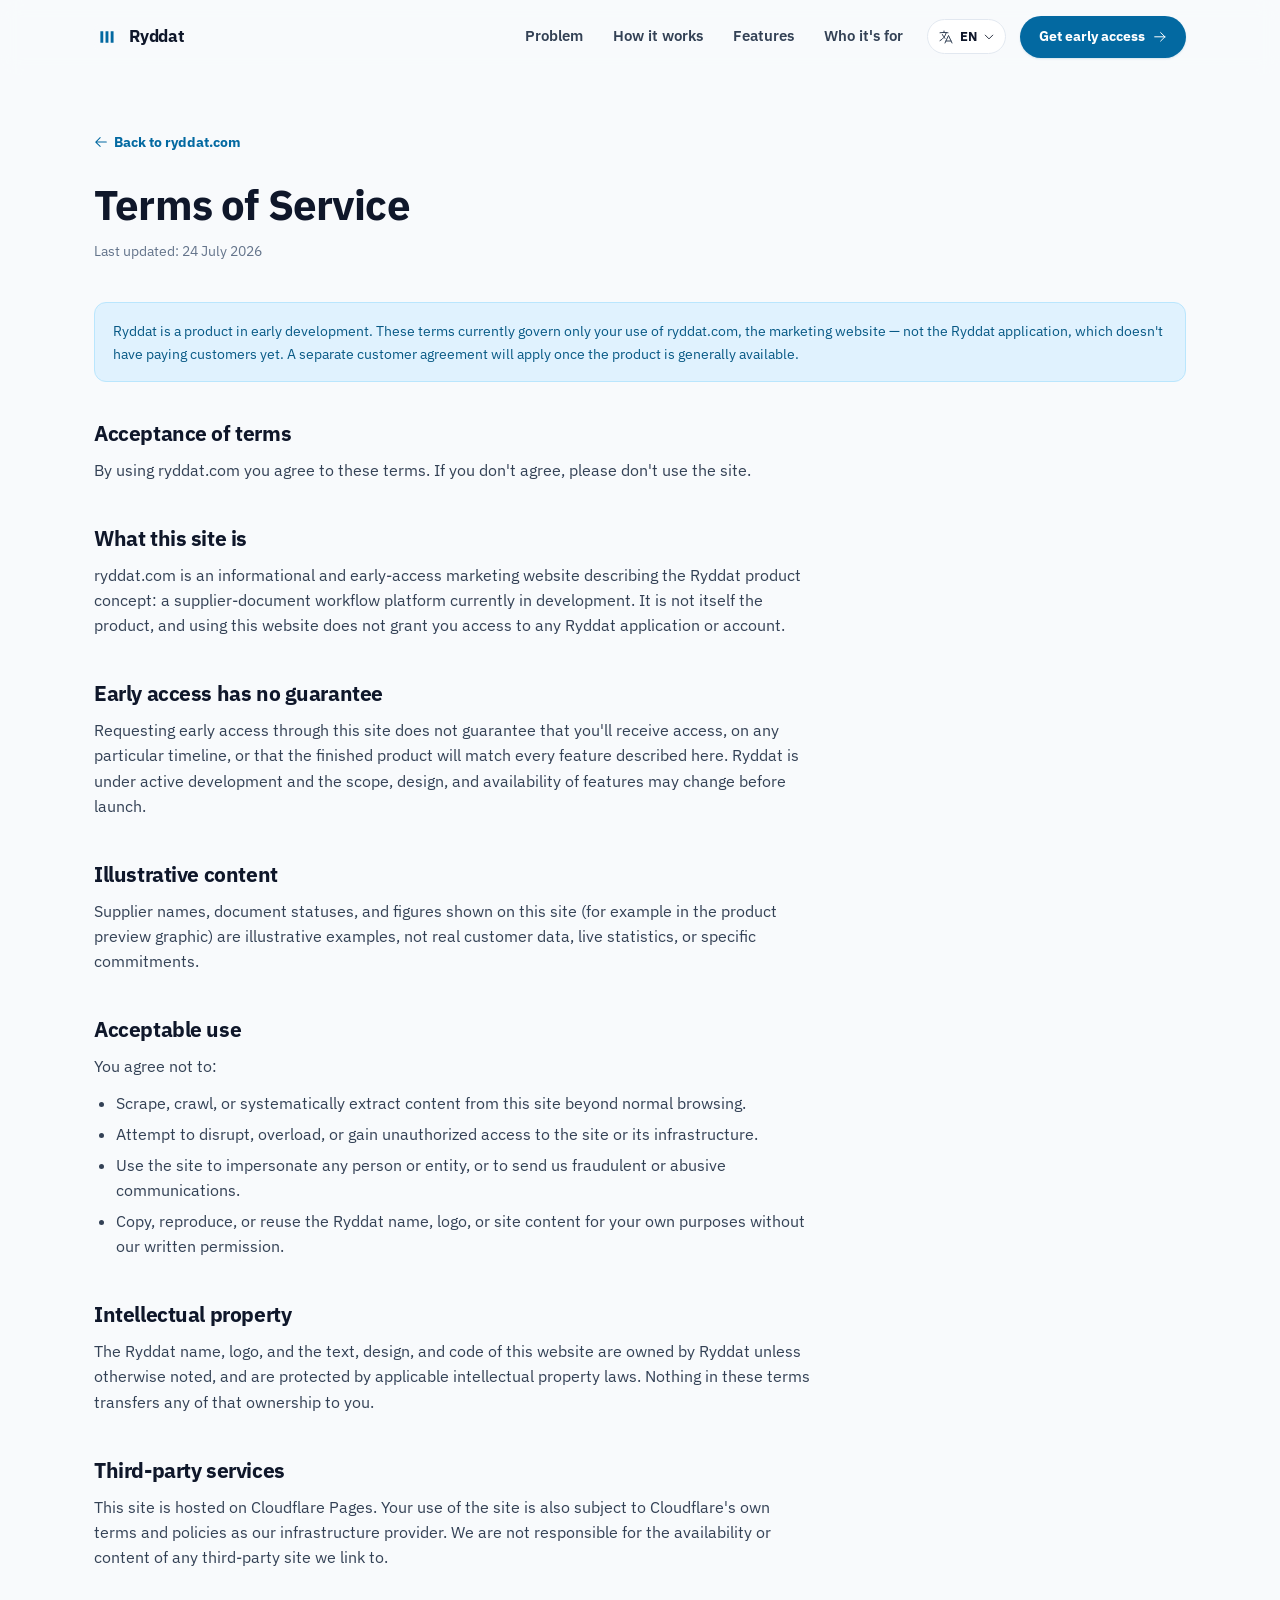
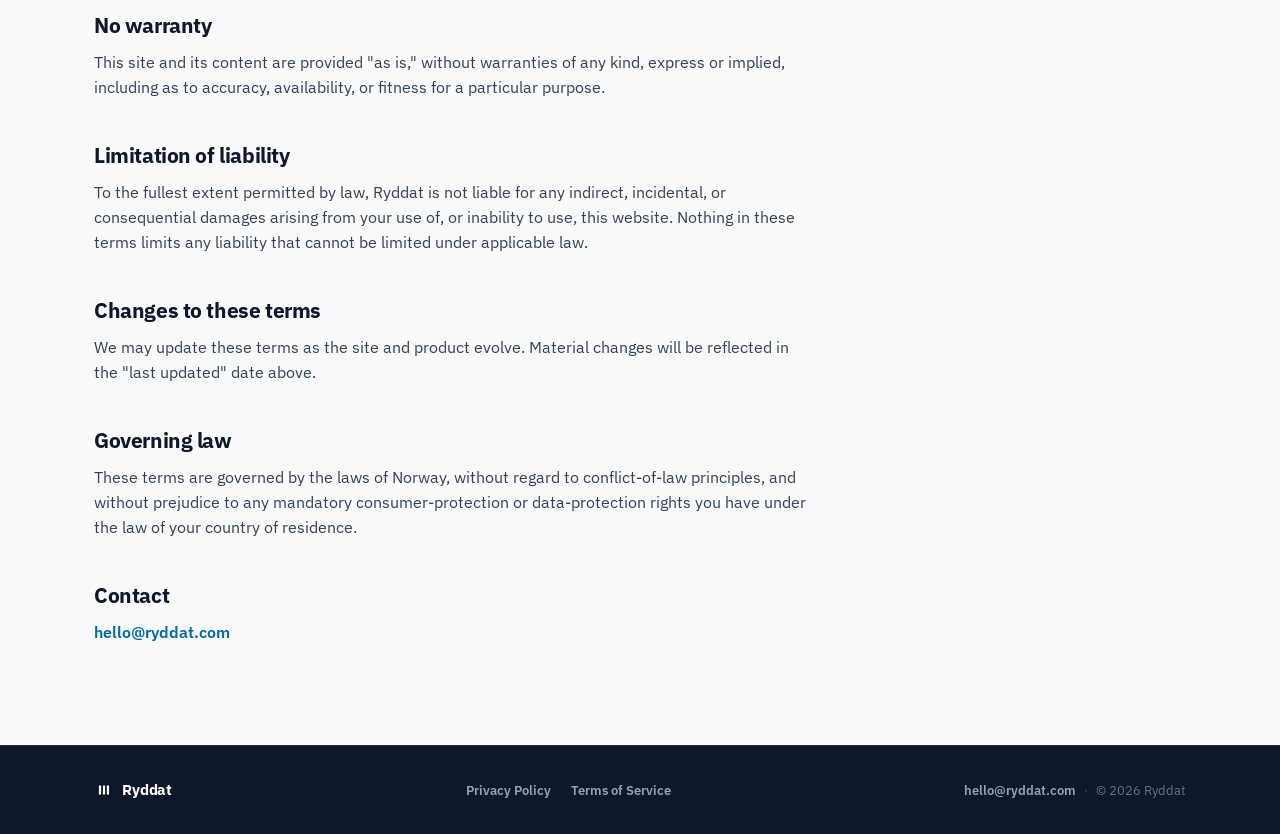
<file: terms.html>
<!doctype html>
<html lang="en" class="i18n-loading">
<head>
<meta charset="UTF-8" />
<meta name="viewport" content="width=device-width, initial-scale=1.0" />
<title data-i18n="legal.termsMetaTitle">Terms of Service — Ryddat</title>
<meta name="description" data-i18n-attr="content:legal.termsMetaDescription" content="The terms that govern your use of ryddat.com." />
<meta name="robots" content="noindex" />
<link rel="icon" type="image/png" sizes="32x32" href="assets/img/favicon-32.png" />
<link rel="icon" type="image/png" sizes="16x16" href="assets/img/favicon-16.png" />
<link rel="apple-touch-icon" href="assets/img/apple-touch-icon.png" />
<link rel="stylesheet" href="styles.css" />
</head>
<body>

<a class="skip-link" href="#main">Skip to content</a>

<header class="site-header" id="siteHeader">
  <div class="container header-inner">
    <a href="index.html" class="brand">
      <img src="assets/img/icon.svg" alt="" class="brand-mark" width="26" height="26" />
      <span class="brand-name">Ryddat</span>
    </a>
    <nav class="nav" id="nav" aria-label="Primary">
      <a href="index.html#problem" data-i18n="nav.problem">Problem</a>
      <a href="index.html#solution" data-i18n="nav.how">How it works</a>
      <a href="index.html#features" data-i18n="nav.features">Features</a>
      <a href="index.html#who" data-i18n="nav.who">Who it's for</a>
    </nav>
    <div class="header-actions">
      <div class="lang-switcher">
        <button type="button" class="lang-trigger" aria-haspopup="listbox" aria-expanded="false" aria-label="Change language">
          <svg class="icon" viewBox="0 0 24 24" fill="none" stroke="currentColor" stroke-width="1.5" aria-hidden="true"><path stroke-linecap="round" stroke-linejoin="round" d="m10.5 21 5.25-11.25L21 21m-9-3h7.5M3 5.621a48.474 48.474 0 0 1 6-.371m0 0c1.12 0 2.233.038 3.334.114M9 5.25V3m3.334 2.364C11.176 10.658 7.69 15.08 3 17.502m9.334-12.138c.896.061 1.785.147 2.666.257m-4.589 8.495a18.023 18.023 0 0 1-3.827-5.802"/></svg>
          <span class="lang-current">EN</span>
          <svg class="icon icon-caret" viewBox="0 0 24 24" fill="none" stroke="currentColor" stroke-width="1.75" aria-hidden="true"><path stroke-linecap="round" stroke-linejoin="round" d="m19.5 8.25-7.5 7.5-7.5-7.5"/></svg>
        </button>
        <ul class="lang-menu" role="listbox" aria-label="Select language">
          <li role="presentation">
            <button type="button" data-locale-option="en" role="option" aria-selected="true">
              <span>English</span>
              <svg class="icon lang-check" viewBox="0 0 24 24" fill="none" stroke="currentColor" stroke-width="1.75" aria-hidden="true"><path stroke-linecap="round" stroke-linejoin="round" d="m4.5 12.75 6 6 9-13.5"/></svg>
            </button>
          </li>
          <li role="presentation">
            <button type="button" data-locale-option="no" role="option" aria-selected="false">
              <span>Norsk</span>
              <svg class="icon lang-check" viewBox="0 0 24 24" fill="none" stroke="currentColor" stroke-width="1.75" aria-hidden="true"><path stroke-linecap="round" stroke-linejoin="round" d="m4.5 12.75 6 6 9-13.5"/></svg>
            </button>
          </li>
        </ul>
      </div>
      <a href="index.html#early-access" class="btn btn-primary btn-sm">
        <span data-i18n="common.getEarlyAccess">Get early access</span>
        <svg class="icon" viewBox="0 0 24 24" fill="none" stroke="currentColor" stroke-width="1.75" aria-hidden="true"><path stroke-linecap="round" stroke-linejoin="round" d="M13.5 4.5 21 12m0 0-7.5 7.5M21 12H3"/></svg>
      </a>
      <button class="nav-toggle" id="navToggle" aria-label="Toggle menu" aria-expanded="false" aria-controls="nav">
        <svg class="icon icon-open" viewBox="0 0 24 24" fill="none" stroke="currentColor" stroke-width="1.75" aria-hidden="true"><path stroke-linecap="round" stroke-linejoin="round" d="M3.75 6.75h16.5M3.75 12h16.5m-16.5 5.25h16.5"/></svg>
        <svg class="icon icon-close" viewBox="0 0 24 24" fill="none" stroke="currentColor" stroke-width="1.75" aria-hidden="true"><path stroke-linecap="round" stroke-linejoin="round" d="M6 18 18 6M6 6l12 12"/></svg>
      </button>
    </div>
  </div>
</header>

<main id="main" class="legal-main">
  <div class="container">
    <a href="index.html" class="legal-back">
      <svg class="icon" viewBox="0 0 24 24" fill="none" stroke="currentColor" stroke-width="1.75" aria-hidden="true"><path stroke-linecap="round" stroke-linejoin="round" d="M10.5 19.5 3 12m0 0 7.5-7.5M3 12h18"/></svg>
      <span data-i18n="legal.backLink">Back to ryddat.com</span>
    </a>

    <div class="legal-header">
      <h1 data-i18n="legal.termsH1">Terms of Service</h1>
    </div>
    <p class="legal-updated" data-i18n="legal.updated">Last updated: 24 July 2026</p>

    <div class="legal-note">
      <p data-i18n="legal.termsNote">Ryddat is a product in early development. These terms currently govern only
      your use of <strong>ryddat.com</strong>, the marketing website — not the Ryddat
      application, which doesn't have paying customers yet. A separate customer
      agreement will apply once the product is generally available.</p>
    </div>

    <div class="legal-content">
      <h2 data-i18n="legal.terms.acceptH2">Acceptance of terms</h2>
      <p data-i18n="legal.terms.acceptP">
        By using ryddat.com you agree to these terms. If you don't agree, please
        don't use the site.
      </p>

      <h2 data-i18n="legal.terms.whatH2">What this site is</h2>
      <p data-i18n="legal.terms.whatP">
        ryddat.com is an informational and early-access marketing website describing
        the Ryddat product concept: a supplier-document workflow platform currently in
        development. It is not itself the product, and using this website does not
        grant you access to any Ryddat application or account.
      </p>

      <h2 data-i18n="legal.terms.earlyAccessH2">Early access has no guarantee</h2>
      <p data-i18n="legal.terms.earlyAccessP">
        Requesting early access through this site does not guarantee that you'll
        receive access, on any particular timeline, or that the finished product will
        match every feature described here. Ryddat is under active development and
        the scope, design, and availability of features may change before launch.
      </p>

      <h2 data-i18n="legal.terms.illustrativeH2">Illustrative content</h2>
      <p data-i18n="legal.terms.illustrativeP">
        Supplier names, document statuses, and figures shown on this site (for
        example in the product preview graphic) are illustrative examples, not real
        customer data, live statistics, or specific commitments.
      </p>

      <h2 data-i18n="legal.terms.useH2">Acceptable use</h2>
      <p data-i18n="legal.terms.useIntro">You agree not to:</p>
      <ul>
        <li data-i18n="legal.terms.useLi1">Scrape, crawl, or systematically extract content from this site beyond
          normal browsing.</li>
        <li data-i18n="legal.terms.useLi2">Attempt to disrupt, overload, or gain unauthorized access to the site or
          its infrastructure.</li>
        <li data-i18n="legal.terms.useLi3">Use the site to impersonate any person or entity, or to send us
          fraudulent or abusive communications.</li>
        <li data-i18n="legal.terms.useLi4">Copy, reproduce, or reuse the Ryddat name, logo, or site content for your
          own purposes without our written permission.</li>
      </ul>

      <h2 data-i18n="legal.terms.ipH2">Intellectual property</h2>
      <p data-i18n="legal.terms.ipP">
        The Ryddat name, logo, and the text, design, and code of this website are
        owned by Ryddat unless otherwise noted, and are protected by applicable
        intellectual property laws. Nothing in these terms transfers any of that
        ownership to you.
      </p>

      <h2 data-i18n="legal.terms.thirdPartyH2">Third-party services</h2>
      <p data-i18n="legal.terms.thirdPartyP">
        This site is hosted on Cloudflare Pages. Your use of the site is also subject
        to Cloudflare's own terms and policies as our infrastructure provider. We are
        not responsible for the availability or content of any third-party site we
        link to.
      </p>

      <h2 data-i18n="legal.terms.warrantyH2">No warranty</h2>
      <p data-i18n="legal.terms.warrantyP">
        This site and its content are provided "as is," without warranties of any
        kind, express or implied, including as to accuracy, availability, or fitness
        for a particular purpose.
      </p>

      <h2 data-i18n="legal.terms.liabilityH2">Limitation of liability</h2>
      <p data-i18n="legal.terms.liabilityP">
        To the fullest extent permitted by law, Ryddat is not liable for any
        indirect, incidental, or consequential damages arising from your use of, or
        inability to use, this website. Nothing in these terms limits any liability
        that cannot be limited under applicable law.
      </p>

      <h2 data-i18n="legal.terms.changesH2">Changes to these terms</h2>
      <p data-i18n="legal.terms.changesP">
        We may update these terms as the site and product evolve. Material changes
        will be reflected in the "last updated" date above.
      </p>

      <h2 data-i18n="legal.terms.lawH2">Governing law</h2>
      <p data-i18n="legal.terms.lawP">
        These terms are governed by the laws of Norway, without regard to conflict-of-law
        principles, and without prejudice to any mandatory consumer-protection or data
        -protection rights you have under the law of your country of residence.
      </p>

      <h2 data-i18n="legal.terms.contactH2">Contact</h2>
      <p><a href="mailto:hello@ryddat.com">hello@ryddat.com</a></p>
    </div>
  </div>
</main>

<footer class="site-footer legal-footer">
  <div class="container footer-inner">
    <a href="index.html" class="footer-brand">
      <img src="assets/img/icon-inverse.svg" alt="" class="brand-mark" width="20" height="20" />
      <span class="brand-name">Ryddat</span>
    </a>
    <nav class="footer-links" aria-label="Legal">
      <a href="privacy.html" data-i18n="footer.privacy">Privacy Policy</a>
      <a href="terms.html" data-i18n="footer.terms">Terms of Service</a>
    </nav>
    <div class="footer-meta">
      <a href="mailto:hello@ryddat.com" class="footer-email">hello@ryddat.com</a>
      <span class="footer-divider" aria-hidden="true">&middot;</span>
      <span>&copy; <span id="year"></span> Ryddat</span>
    </div>
  </div>
</footer>

<script src="i18n.js"></script>
<script src="script.js"></script>
</body>
</html>
</file>
<file: styles.css>
@font-face {
  font-family: "IBM Plex Sans";
  font-style: normal;
  font-weight: 400 700;
  font-display: swap;
  src: url("assets/fonts/IBMPlexSansVariable.woff2") format("woff2");
}

:root {
  --color-primary: #0f172a;
  --color-on-primary: #ffffff;
  --color-secondary: #334155;
  --color-accent: #0369a1;
  --color-accent-dark: #075985;
  --color-accent-tint: #e0f2fe;
  --color-background: #f8fafc;
  --color-foreground: #020617;
  --color-muted: #eef2f6;
  --color-border: #e2e8f0;
  --color-white: #ffffff;
  --color-destructive: #dc2626;
  --color-destructive-tint: #fee2e2;
  --color-warning: #b45309;
  --color-warning-tint: #fef3c7;
  --color-success: #15803d;
  --color-success-tint: #dcfce7;

  --font-sans: "IBM Plex Sans", -apple-system, BlinkMacSystemFont, "Segoe UI", sans-serif;

  --radius-sm: 8px;
  --radius-md: 12px;
  --radius-lg: 20px;
  --radius-full: 999px;

  --shadow-sm: 0 1px 2px rgba(2, 6, 23, 0.05), 0 1px 1px rgba(2, 6, 23, 0.03);
  --shadow-md: 0 8px 20px -6px rgba(2, 6, 23, 0.1), 0 2px 6px -2px rgba(2, 6, 23, 0.05);
  --shadow-lg: 0 30px 60px -20px rgba(2, 6, 23, 0.25), 0 10px 20px -10px rgba(2, 6, 23, 0.1);

  --ease-out: cubic-bezier(0.16, 1, 0.3, 1);
  --duration-fast: 150ms;
  --duration-base: 250ms;

  --max-width: 1140px;
}

* { box-sizing: border-box; }
html { scroll-behavior: smooth; }

body {
  margin: 0;
  font-family: var(--font-sans);
  color: var(--color-foreground);
  background: var(--color-background);
  -webkit-font-smoothing: antialiased;
  line-height: 1.6;
  font-size: 16px;
}

.container {
  max-width: var(--max-width);
  margin: 0 auto;
  padding: 0 24px;
}

h1, h2, h3 {
  font-family: var(--font-sans);
  color: var(--color-primary);
  line-height: 1.15;
  margin: 0;
  font-weight: 700;
  letter-spacing: -0.02em;
}
h2 { font-size: clamp(1.75rem, 3.4vw, 2.5rem); }
h3 { font-size: 1.1rem; font-weight: 700; margin-bottom: 8px; letter-spacing: -0.01em; }
p { margin: 0 0 12px; color: var(--color-secondary); }
p:last-child { margin-bottom: 0; }

a { color: var(--color-accent); text-decoration: none; }

.visually-hidden {
  position: absolute;
  width: 1px; height: 1px;
  padding: 0; margin: -1px;
  overflow: hidden;
  clip: rect(0, 0, 0, 0);
  white-space: nowrap;
  border: 0;
}

.skip-link {
  position: absolute;
  top: -48px;
  left: 16px;
  background: var(--color-primary);
  color: var(--color-white);
  padding: 10px 18px;
  border-radius: var(--radius-sm);
  z-index: 100;
  transition: top var(--duration-base) var(--ease-out);
}
.skip-link:focus { top: 12px; }

.icon { width: 1.1em; height: 1.1em; flex-shrink: 0; }

/* Fixed bottom action bar — mobile only, see the max-width:720px block */
.mobile-cta-bar { display: none; }

/* Reveal on scroll */
.reveal {
  opacity: 0;
  transform: translateY(18px);
  transition: opacity 600ms var(--ease-out), transform 600ms var(--ease-out);
}
.reveal.is-visible { opacity: 1; transform: translateY(0); }
.reveal-delay-1.is-visible { transition-delay: 90ms; }
.reveal-delay-2.is-visible { transition-delay: 180ms; }
.reveal-delay-3.is-visible { transition-delay: 270ms; }

@media (prefers-reduced-motion: reduce) {
  html { scroll-behavior: auto; }
  .reveal { opacity: 1; transform: none; transition: none; }
  * { animation-duration: 0.001ms !important; animation-iteration-count: 1 !important; transition-duration: 0.001ms !important; }
}

/* Header */
.site-header {
  position: sticky;
  top: 0;
  z-index: 50;
  background: rgba(248, 250, 252, 0.82);
  backdrop-filter: blur(10px);
  border-bottom: 1px solid transparent;
  transition: border-color var(--duration-base) var(--ease-out), box-shadow var(--duration-base) var(--ease-out);
}
.site-header.is-scrolled {
  border-bottom-color: var(--color-border);
  box-shadow: 0 1px 0 rgba(2, 6, 23, 0.02), 0 8px 24px -16px rgba(2, 6, 23, 0.15);
}
.header-inner {
  display: flex;
  align-items: center;
  gap: 24px;
  padding-top: 16px;
  padding-bottom: 16px;
}
.brand {
  display: flex;
  align-items: center;
  gap: 9px;
  font-weight: 700;
  color: var(--color-primary);
  margin-right: auto;
}
.brand-mark { border-radius: 6px; }
.brand-name { font-size: 1.05rem; letter-spacing: -0.01em; }
.nav { display: flex; align-items: center; gap: 30px; }
.nav a {
  color: var(--color-secondary);
  font-weight: 600;
  font-size: 0.92rem;
  position: relative;
  padding-bottom: 3px;
}
.nav a::after {
  content: "";
  position: absolute;
  left: 0; right: 100%;
  bottom: 0;
  height: 2px;
  background: var(--color-accent);
  border-radius: 2px;
  transition: right var(--duration-base) var(--ease-out);
}
.nav a:hover { color: var(--color-primary); }
.nav a:hover::after { right: 0; }

.header-actions { display: flex; align-items: center; gap: 14px; }

/* Language switcher */
.lang-switcher { position: relative; }
.lang-trigger {
  display: flex;
  align-items: center;
  gap: 6px;
  padding: 8px 10px;
  border: 1px solid var(--color-border);
  border-radius: var(--radius-full);
  background: var(--color-white);
  color: var(--color-primary);
  font-weight: 700;
  font-size: 0.8rem;
  font-family: inherit;
  cursor: pointer;
  transition: border-color var(--duration-base) var(--ease-out);
}
.lang-trigger:hover { border-color: var(--color-secondary); }
.lang-trigger .icon:first-child { width: 1rem; height: 1rem; color: var(--color-secondary); }
.lang-trigger .icon-caret { width: 0.75rem; height: 0.75rem; transition: transform var(--duration-base) var(--ease-out); }
.lang-switcher.open .lang-trigger .icon-caret { transform: rotate(180deg); }
.lang-menu {
  display: none;
  position: absolute;
  top: calc(100% + 8px);
  right: 0;
  min-width: 168px;
  background: var(--color-white);
  border: 1px solid var(--color-border);
  border-radius: var(--radius-md);
  box-shadow: var(--shadow-md);
  padding: 6px;
  margin: 0;
  list-style: none;
  z-index: 70;
}
.lang-switcher.open .lang-menu { display: block; }
.lang-menu button {
  display: flex;
  align-items: center;
  justify-content: space-between;
  gap: 12px;
  width: 100%;
  padding: 9px 10px;
  border: none;
  background: none;
  border-radius: var(--radius-sm);
  font-family: inherit;
  font-size: 0.9rem;
  font-weight: 600;
  color: var(--color-primary);
  cursor: pointer;
  text-align: left;
}
.lang-menu button:hover { background: var(--color-background); }
.lang-check { width: 1rem; height: 1rem; color: var(--color-accent); opacity: 0; flex-shrink: 0; }
.lang-menu button[aria-selected="true"] .lang-check { opacity: 1; }

/* Prevent a flash of the wrong language before the first translation applies */
html.i18n-loading body { opacity: 0; }
body { opacity: 1; transition: opacity 180ms ease; }

.nav-toggle {
  display: none;
  align-items: center;
  justify-content: center;
  width: 40px;
  height: 40px;
  background: none;
  border: 1px solid var(--color-border);
  border-radius: var(--radius-sm);
  cursor: pointer;
  color: var(--color-primary);
  padding: 0;
}
.nav-toggle .icon-close { display: none; }
.nav-toggle[aria-expanded="true"] .icon-open { display: none; }
.nav-toggle[aria-expanded="true"] .icon-close { display: block; }

/* Buttons */
.btn {
  display: inline-flex;
  align-items: center;
  justify-content: center;
  gap: 8px;
  padding: 11px 20px;
  border-radius: var(--radius-full);
  font-weight: 700;
  font-size: 0.9rem;
  border: 1px solid transparent;
  cursor: pointer;
  white-space: nowrap;
  font-family: inherit;
  transition: background var(--duration-base) var(--ease-out), color var(--duration-base) var(--ease-out),
    border-color var(--duration-base) var(--ease-out), transform var(--duration-fast) var(--ease-out),
    box-shadow var(--duration-base) var(--ease-out);
}
.btn .icon { width: 1em; height: 1em; transition: transform var(--duration-base) var(--ease-out); }
.btn:active { transform: scale(0.97); }
.btn-lg { padding: 13px 26px; font-size: 0.95rem; }
.btn-sm { padding: 9px 18px; font-size: 0.85rem; }
.btn-primary {
  background: var(--color-accent);
  color: var(--color-white);
  box-shadow: 0 1px 2px rgba(3, 105, 161, 0.15);
}
.btn-primary:hover { background: var(--color-accent-dark); box-shadow: var(--shadow-md); }
.btn-primary:hover .icon { transform: translateX(3px); }
.btn-ghost {
  background: transparent;
  color: var(--color-primary);
  border-color: var(--color-border);
}
.btn-ghost:hover { border-color: var(--color-secondary); background: var(--color-white); }
.btn-invert { background: var(--color-white); color: var(--color-primary); }
.btn-invert:hover { background: var(--color-accent-tint); }
.btn-invert:hover .icon { transform: translateX(3px); }

/* Sections */
.section { padding: 96px 0; }
.section-alt { background: var(--color-white); border-top: 1px solid var(--color-border); border-bottom: 1px solid var(--color-border); }
.section-head { max-width: 620px; margin-bottom: 56px; }
.section-label {
  display: inline-block;
  text-transform: uppercase;
  letter-spacing: 0.08em;
  font-size: 0.76rem;
  font-weight: 700;
  color: var(--color-accent);
  margin-bottom: 14px;
}
.section-label-inverse { color: #7dd3fc; }
.section-head h2 { margin-bottom: 14px; }
.section-lead { font-size: 1.05rem; }

.grid { display: grid; gap: 22px; }
.grid-3 { grid-template-columns: repeat(3, 1fr); }

/* Icon badges */
.icon-badge {
  display: inline-flex;
  align-items: center;
  justify-content: center;
  width: 44px;
  height: 44px;
  border-radius: var(--radius-md);
  background: var(--color-accent-tint);
  color: var(--color-accent);
  margin-bottom: 16px;
}
.icon-badge-danger { background: var(--color-destructive-tint); color: var(--color-destructive); }

/* Cards */
.problem-card, .feature-card {
  background: var(--color-white);
  border: 1px solid var(--color-border);
  border-radius: var(--radius-lg);
  padding: 28px;
  box-shadow: var(--shadow-sm);
  transition: box-shadow var(--duration-base) var(--ease-out), transform var(--duration-base) var(--ease-out), border-color var(--duration-base) var(--ease-out);
}
.section-alt .problem-card,
.section-alt .feature-card { background: var(--color-background); }
.problem-card:hover, .feature-card:hover {
  box-shadow: var(--shadow-md);
  transform: translateY(-3px);
  border-color: #cbd5e1;
}
.problem-card p, .feature-card p { font-size: 0.94rem; }

/* Hero */
.hero { position: relative; padding-top: 72px; overflow: hidden; }
.hero-grid {
  display: grid;
  grid-template-columns: 1.05fr 0.95fr;
  align-items: center;
  gap: 56px;
  padding-bottom: 80px;
}
.eyebrow {
  display: inline-flex;
  align-items: center;
  gap: 8px;
  background: var(--color-accent-tint);
  color: var(--color-accent-dark);
  padding: 7px 14px 7px 10px;
  border-radius: var(--radius-full);
  font-size: 0.82rem;
  font-weight: 700;
  margin-bottom: 24px;
}
.hero h1 { font-size: clamp(2.4rem, 4.6vw, 3.5rem); }
.text-accent { color: var(--color-accent); }
.hero-sub {
  font-size: 1.15rem;
  color: var(--color-secondary);
  max-width: 480px;
  margin-top: 22px;
  margin-bottom: 32px;
}
.hero-actions { display: flex; align-items: center; gap: 14px; flex-wrap: wrap; margin-bottom: 32px; }

.trust-strip {
  font-size: 0.82rem;
  color: #64748b;
  display: flex;
  flex-wrap: wrap;
  align-items: center;
  gap: 10px;
  margin: 0;
}
.trust-tags {
  display: inline-flex;
  flex-wrap: wrap;
  align-items: baseline;
  gap: 6px;
  font-weight: 700;
  font-size: 0.78rem;
  letter-spacing: 0.02em;
  color: var(--color-secondary);
}
.trust-tags .dot { color: var(--color-border); font-weight: 400; }

/* Hero product card mockup */
.hero-visual { position: relative; }
.product-card {
  background: var(--color-white);
  border: 1px solid var(--color-border);
  border-radius: var(--radius-lg);
  box-shadow: var(--shadow-lg);
  padding: 22px;
  position: relative;
  z-index: 2;
}
.product-card-head {
  display: flex;
  align-items: center;
  justify-content: space-between;
  margin-bottom: 16px;
}
.product-card-title { font-weight: 700; color: var(--color-primary); font-size: 0.95rem; }
.product-card-count {
  font-size: 0.76rem;
  font-weight: 700;
  color: var(--color-accent);
  background: var(--color-accent-tint);
  padding: 3px 10px;
  border-radius: var(--radius-full);
}
.doc-row-list { list-style: none; margin: 0; padding: 0; display: flex; flex-direction: column; gap: 4px; }
.doc-row {
  display: flex;
  align-items: center;
  gap: 12px;
  padding: 10px 8px;
  border-radius: var(--radius-md);
  transition: background var(--duration-base) var(--ease-out);
}
.doc-row:hover { background: var(--color-background); }
.doc-row-pulse { background: var(--color-accent-tint); }
.doc-info { transition: opacity 200ms var(--ease-out); }
.doc-row-swapping .doc-info { opacity: 0; }
.doc-avatar {
  width: 34px;
  height: 34px;
  border-radius: 50%;
  display: flex;
  align-items: center;
  justify-content: center;
  font-size: 0.7rem;
  font-weight: 700;
  color: var(--color-white);
  background: hsl(var(--avatar-hue, 210) 55% 45%);
  flex-shrink: 0;
  transition: background 200ms var(--ease-out);
}
.doc-info { display: flex; flex-direction: column; flex: 1; min-width: 0; }
.doc-supplier { font-weight: 700; font-size: 0.87rem; color: var(--color-primary); }
.doc-type { font-size: 0.78rem; color: #64748b; }
.status-badge {
  display: inline-flex;
  align-items: center;
  gap: 5px;
  font-size: 0.72rem;
  font-weight: 700;
  padding: 5px 10px;
  border-radius: var(--radius-full);
  flex-shrink: 0;
  transition: background var(--duration-base) var(--ease-out), color var(--duration-base) var(--ease-out);
}
.status-badge .icon { width: 0.95em; height: 0.95em; }
.status-missing { background: var(--color-destructive-tint); color: var(--color-destructive); }
.status-requested { background: var(--color-warning-tint); color: var(--color-warning); }
.status-received { background: var(--color-success-tint); color: var(--color-success); }
.product-card-note {
  font-size: 0.72rem;
  color: #94a3b8;
  text-align: right;
  margin-top: 14px;
  margin-bottom: 0;
}

.floating-chip {
  position: absolute;
  display: flex;
  align-items: center;
  gap: 7px;
  background: var(--color-white);
  border: 1px solid var(--color-border);
  border-radius: var(--radius-full);
  padding: 9px 14px;
  font-size: 0.78rem;
  font-weight: 700;
  color: var(--color-primary);
  box-shadow: var(--shadow-md);
  z-index: 3;
  animation: float 5s ease-in-out infinite;
}
.floating-chip .icon { color: var(--color-accent); }
.floating-chip-1 { top: -14px; right: 18px; animation-delay: 0s; }
.floating-chip-2 { bottom: -16px; left: -10px; animation-delay: 1.2s; }
@keyframes float {
  0%, 100% { transform: translateY(0); }
  50% { transform: translateY(-7px); }
}
@media (prefers-reduced-motion: reduce) {
  .floating-chip { animation: none; }
}

/* Stat strip */
.stat-strip { border-top: 1px solid var(--color-border); background: var(--color-white); }
.stat-strip-inner { display: grid; grid-template-columns: repeat(3, 1fr); }
.stat { padding: 30px 30px 30px 0; border-right: 1px solid var(--color-border); }
.stat:not(:first-child) { padding-left: 32px; }
.stat:last-child { border-right: none; }
.stat-num {
  display: block;
  font-weight: 700;
  font-size: 1.9rem;
  color: var(--color-primary);
  letter-spacing: -0.02em;
  font-variant-numeric: tabular-nums;
}
.stat-label { font-size: 0.87rem; color: var(--color-secondary); }

/* Steps */
.steps {
  list-style: none;
  margin: 0;
  padding: 0;
  display: grid;
  grid-template-columns: repeat(4, 1fr);
  gap: 32px;
  position: relative;
}
.steps::before {
  content: "";
  position: absolute;
  top: 22px;
  left: 8%;
  right: 8%;
  height: 1px;
  background: var(--color-border);
}
.step { position: relative; }
.step-icon {
  position: relative;
  z-index: 1;
  display: inline-flex;
  align-items: center;
  justify-content: center;
  width: 44px;
  height: 44px;
  border-radius: 50%;
  background: var(--color-white);
  border: 1px solid var(--color-border);
  color: var(--color-accent);
  margin-bottom: 18px;
  box-shadow: var(--shadow-sm);
}
.step-num {
  display: block;
  font-weight: 700;
  font-size: 0.76rem;
  color: #94a3b8;
  letter-spacing: 0.06em;
  margin-bottom: 8px;
}
.step p { font-size: 0.92rem; }

/* Who it's for — a flat spec-sheet list, not a pill cloud */
.segment-grid {
  list-style: none;
  margin: 0;
  padding: 0;
  display: grid;
  grid-template-columns: repeat(2, 1fr);
  column-gap: 48px;
  border-bottom: 1px solid var(--color-border);
}
.segment-item {
  display: flex;
  align-items: center;
  gap: 12px;
  padding: 15px 0;
  border-top: 1px solid var(--color-border);
  font-size: 0.94rem;
  font-weight: 600;
  color: var(--color-primary);
}
.segment-mark {
  width: 6px;
  height: 6px;
  background: var(--color-accent);
  flex-shrink: 0;
}

/* CTA — compact banner, not a full hero-sized block */
.cta-section {
  background: var(--color-primary);
  background-image: radial-gradient(circle at 15% 20%, rgba(3, 105, 161, 0.28), transparent 55%);
  padding-top: 56px;
  color: var(--color-white);
}
.cta-compact {
  display: flex;
  flex-wrap: wrap;
  align-items: center;
  justify-content: space-between;
  gap: 28px 56px;
  padding-bottom: 40px;
}
.cta-text { max-width: 440px; }
.cta-text h2 { color: var(--color-white); font-size: clamp(1.4rem, 2.6vw, 1.9rem); margin-bottom: 8px; }
.cta-text .section-label { margin-bottom: 8px; }
.cta-sub { color: #94a3b8; font-size: 0.95rem; }
.cta-form-wrap { flex: 0 0 auto; }
.early-access-form { display: flex; align-items: center; gap: 10px; flex-wrap: wrap; }
.input-group {
  display: flex;
  align-items: center;
  gap: 8px;
  background: rgba(255, 255, 255, 0.08);
  border: 1px solid rgba(255, 255, 255, 0.18);
  border-radius: var(--radius-full);
  padding: 3px 3px 3px 16px;
  transition: border-color var(--duration-base) var(--ease-out);
}
.input-group:focus-within { border-color: var(--color-white); }
.input-icon { color: #7dd3fc; width: 1rem; height: 1rem; }
.input-group input {
  width: 220px;
  padding: 9px 4px;
  border: none;
  background: transparent;
  color: var(--color-white);
  font-family: inherit;
  font-size: 0.94rem;
}
.input-group input::placeholder { color: #64748b; }
.input-group input:focus { outline: none; }
.form-note { font-size: 0.76rem; color: #64748b; margin: 8px 0 0; }

/* Footer (lives inside the navy CTA section, not a separate white block) */
.site-footer { padding: 22px 0; border-top: 1px solid rgba(255, 255, 255, 0.1); }
/* Standalone legal pages have no surrounding navy section, so the footer supplies its own */
.legal-footer { background: var(--color-primary); padding: 32px 0; }
.footer-inner { display: flex; justify-content: space-between; align-items: center; gap: 20px; flex-wrap: wrap; }
.footer-brand { display: inline-flex; align-items: center; gap: 8px; }
.footer-brand .brand-name { font-weight: 700; color: var(--color-white); font-size: 0.92rem; }
.footer-links { display: flex; gap: 20px; }
.footer-links a { color: #94a3b8; font-size: 0.82rem; font-weight: 600; }
.footer-links a:hover { color: var(--color-white); }
.footer-meta { font-size: 0.82rem; color: #64748b; display: flex; align-items: center; gap: 8px; }
.footer-divider { color: #475569; }
.footer-email { color: #94a3b8; font-weight: 600; }
.footer-email:hover { color: var(--color-white); }

/* Legal pages */
.legal-main { padding: 56px 0 100px; }
.legal-back {
  display: inline-flex;
  align-items: center;
  gap: 6px;
  font-size: 0.88rem;
  font-weight: 700;
  color: var(--color-accent);
  margin-bottom: 28px;
}
.legal-back .icon { width: 1em; height: 1em; }
.legal-header h1 { font-size: clamp(1.9rem, 4vw, 2.6rem); margin-bottom: 10px; }
.legal-updated { color: #64748b; font-size: 0.9rem; margin-bottom: 40px; }
.legal-content { max-width: 720px; }
.legal-content h2 { font-size: 1.3rem; margin-top: 44px; margin-bottom: 12px; }
.legal-content h2:first-child { margin-top: 0; }
.legal-content h3 { font-size: 1.02rem; margin-top: 24px; }
.legal-content p, .legal-content li { color: var(--color-secondary); font-size: 0.98rem; }
.legal-content ul { padding-left: 22px; margin: 0 0 12px; }
.legal-content li { margin-bottom: 6px; }
.legal-content a { font-weight: 600; }
.legal-note {
  background: var(--color-accent-tint);
  border: 1px solid #bae6fd;
  border-radius: var(--radius-md);
  padding: 16px 18px;
  font-size: 0.9rem;
  color: var(--color-accent-dark);
  margin-bottom: 40px;
}
.legal-note p { color: var(--color-accent-dark); }
.legal-note p:last-child { margin-bottom: 0; }

/* Responsive */
@media (max-width: 980px) {
  .hero-grid { grid-template-columns: 1fr; }
  .hero-visual { max-width: 480px; }
  .grid-3 { grid-template-columns: repeat(2, 1fr); }
  .steps { grid-template-columns: repeat(2, 1fr); }
  .steps::before { display: none; }
}

/* Mobile — a genuine mobile layout, not a squeezed desktop one:
   horizontal scroll-snap carousels instead of long card stacks, a fixed
   bottom action bar instead of a header button, a real timeline for steps,
   scrollable chip rows instead of wrapped pill blocks. */
@media (max-width: 720px) {
  body { padding-bottom: 76px; }

  /* Nav */
  .nav { display: none; }
  .nav-toggle { display: inline-flex; }
  .header-actions .btn-primary { display: none; }
  .site-header.open .nav {
    display: flex;
    flex-direction: column;
    align-items: flex-start;
    position: absolute;
    top: 100%;
    left: 0;
    right: 0;
    background: var(--color-white);
    padding: 18px 24px 26px;
    border-bottom: 1px solid var(--color-border);
    gap: 16px;
  }

  /* Fixed bottom action bar replaces the header CTA on mobile */
  .mobile-cta-bar {
    display: flex;
    position: fixed;
    left: 0;
    right: 0;
    bottom: 0;
    z-index: 60;
    padding: 12px 20px calc(12px + env(safe-area-inset-bottom));
    background: rgba(248, 250, 252, 0.92);
    backdrop-filter: blur(10px);
    border-top: 1px solid var(--color-border);
    box-shadow: 0 -12px 24px -18px rgba(2, 6, 23, 0.3);
  }
  .mobile-cta-bar .btn { width: 100%; padding: 13px 20px; font-size: 0.98rem; }

  /* Hero — tuned for phone, not shrunk desktop */
  .hero { padding-top: 20px; }
  .hero-grid { padding-bottom: 32px; gap: 28px; }
  .eyebrow { font-size: 0.7rem; padding: 5px 12px 5px 8px; margin-bottom: 16px; }
  .hero h1 { font-size: 1.85rem; }
  .hero-sub { font-size: 0.98rem; max-width: none; margin-top: 14px; margin-bottom: 22px; }
  .hero-actions { flex-direction: column; align-items: stretch; gap: 4px; margin-bottom: 24px; }
  .hero-actions .btn-primary { width: 100%; }
  .hero-actions .btn-ghost {
    border: none;
    background: none;
    color: var(--color-accent);
    padding: 10px 4px;
  }
  .trust-strip { flex-direction: column; align-items: flex-start; gap: 8px; }
  .product-card { padding: 16px; }
  .floating-chip { display: none; }

  /* Stat strip — compact row, not stacked blocks with dividers */
  .stat-strip-inner { display: flex; }
  .stat { flex: 1; padding: 16px 6px; border-right: 1px solid var(--color-border); text-align: center; }
  .stat:last-child { border-right: none; }
  .stat-num { font-size: 1.1rem; }
  .stat-label { font-size: 0.66rem; line-height: 1.3; }

  /* Section rhythm, tighter and distinct from desktop */
  .section { padding: 44px 0; }
  .section-head { margin-bottom: 28px; }
  .section-lead { font-size: 0.94rem; }

  /* Problem & feature cards — horizontal scroll-snap carousel */
  .grid-3 {
    display: flex;
    overflow-x: auto;
    scroll-snap-type: x mandatory;
    gap: 12px;
    margin: 0 -24px;
    padding: 4px 24px 6px;
    -webkit-overflow-scrolling: touch;
    scrollbar-width: none;
  }
  .grid-3::-webkit-scrollbar { display: none; }
  .problem-card, .feature-card { flex: 0 0 80%; scroll-snap-align: start; }

  /* How it works — a real vertical timeline, not boxed cards */
  .steps { display: block; grid-template-columns: unset; margin-top: 24px; }
  .steps::before { display: none; }
  .step { display: flex; gap: 16px; padding-bottom: 26px; position: relative; }
  .step::before {
    content: "";
    position: absolute;
    left: 21px;
    top: 44px;
    bottom: 0;
    width: 1px;
    background: var(--color-border);
  }
  .step:last-child::before { display: none; }
  .step:last-child { padding-bottom: 0; }
  .step-icon { margin-bottom: 0; flex-shrink: 0; }
  .step-body { flex: 1; min-width: 0; }
  .step-num { margin-bottom: 4px; }

  /* Who it's for — single-column list on narrow screens */
  .segment-grid { grid-template-columns: 1fr; }

  /* CTA + footer */
  .cta-section { padding-top: 40px; }
  .cta-compact { flex-direction: column; align-items: stretch; padding-bottom: 28px; gap: 20px; }
  .cta-text { max-width: none; }
  .early-access-form { flex-direction: column; align-items: stretch; }
  .input-group { width: 100%; }
  .input-group input { width: auto; }
  .early-access-form .btn { width: 100%; }
  .footer-inner { flex-direction: column; align-items: flex-start; gap: 14px; }
}
</file>
